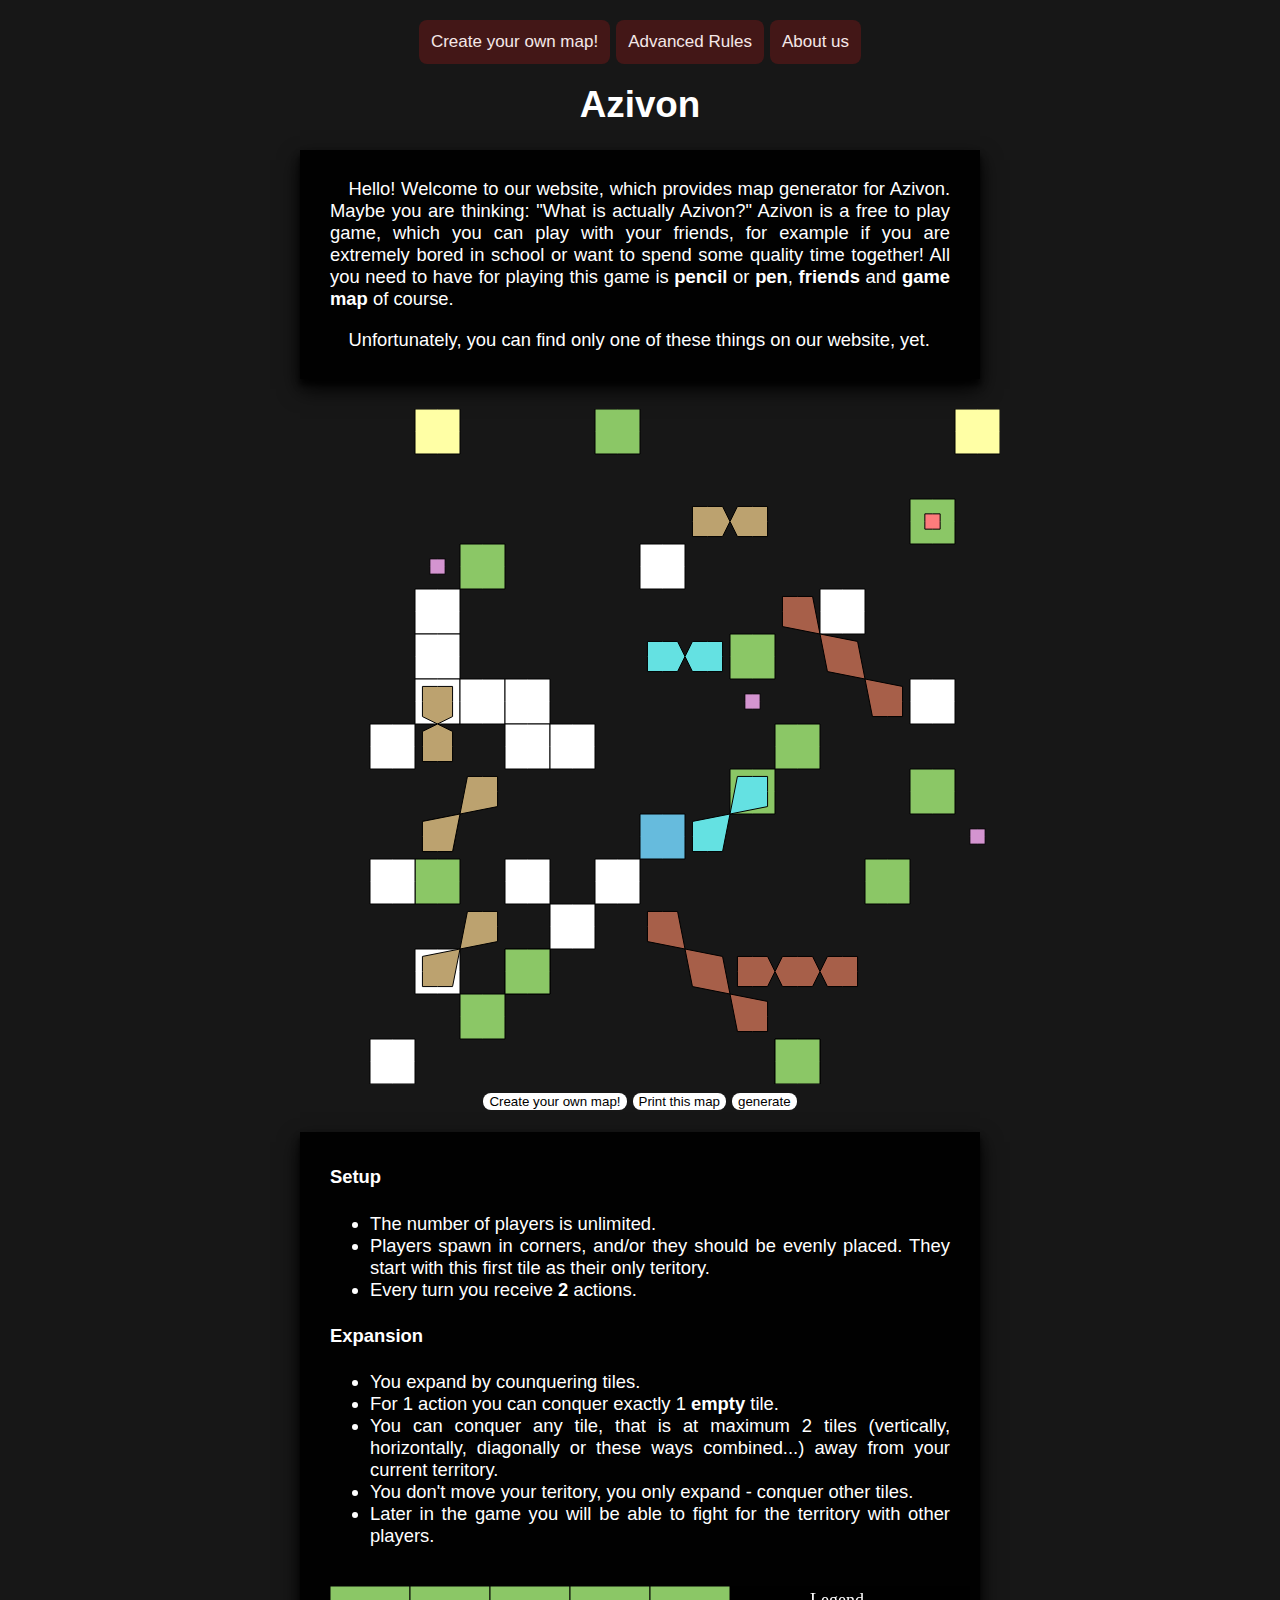
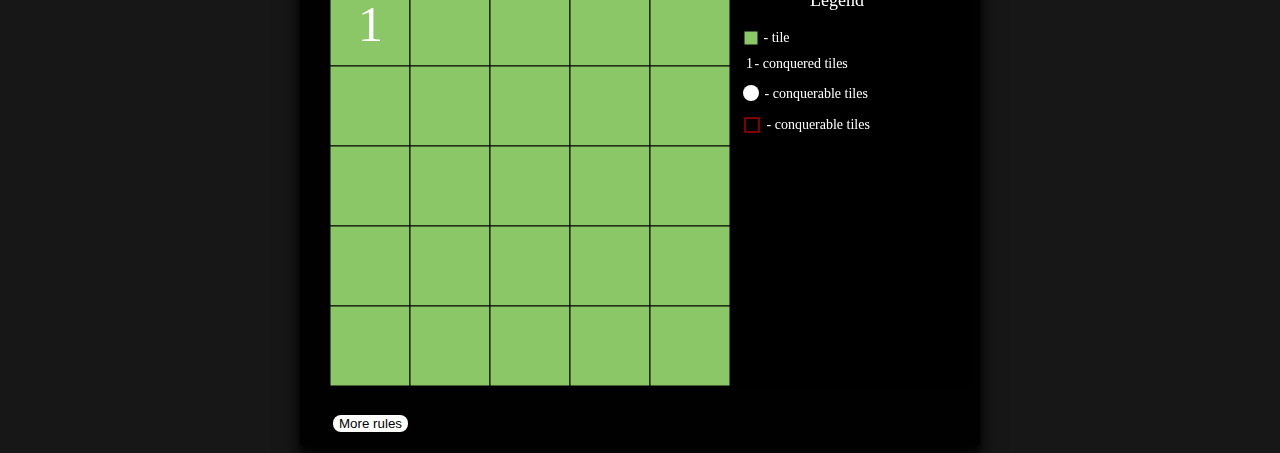
<file: index.html>
<!DOCTYPE html>
<html lang='en'>
<link rel="stylesheet" href="style.css">
<head>
  <meta charset='UTF-8'>
  <meta name='description' content='On this website you will find an awesome game that you can play with friends offline! The name of this game is Azivon. This website serves as a guidance on how to play the game and also you can find here a generator for the map that you will require to play the game.'>
  <meta name='author' content='Matus, Matej, Peter, Laura'>
  <meta name='keywords' content='Azivon, offline, game, website'>
  <meta name='viewport' content='width = device-width, initial-scale=1.0'>
  <title>Azivon</title>
</head>
<body>

<header>
  <div class="main-menu">
    <a href='html/generator.html'><input id='generator-button' type="button" value='Create your own map!'/></a><a href="html/rules.html"><input id='rules-button' type="button" value='Advanced Rules'/></a><a href='html/about.html'><input id='about-button' type="button" value='About us' /></a>
  </div>

  <h1 id='Azivon'>Azivon</h1>
</header>

<main>
 <div class ="kecy">
  <article>
   <p>
        &emsp;Hello! Welcome to our website, which provides map generator for Azivon. Maybe you are thinking: "What is actually Azivon?" Azivon is a free to play game, which you can play
    with your friends, for example if you are extremely bored in school or want to spend some quality time together! All you need to have for playing this game is <b>pencil</b> or<b> pen</b>, <b>friends</b> and <b>game map</b> of course.
   </p>
   <p>
        &emsp;Unfortunately, you can find only one of these things on our website, yet.
   </p>
   </article>
 </div>

  <div class="generator" id="canvasMain"><canvas id="mapCanvas"></canvas></div>

  <div class='tlacitka_generator'>
    <a href='html/generator.html'><input type="button" value='Create your own map!'/></a><input type="button" value="Print this map" onclick="printMap()"/><input type="button" onclick="generateMapIndexHtml()" value="generate"/>
  </div>

 </div></p>

 <div class="kecy">

  <h4 id="setup">Setup</h4>
   <ul>
    <li>The number of players is unlimited.</li>
    <li>Players spawn in corners, and/or they should be evenly placed. They start with this first tile as their only teritory.</li>
    <li>Every turn you receive <b>2</b> actions.</li>
  </ul>

  <h4 id = "expansion">Expansion</h4>
  <ul>
   <li>You expand by counquering tiles.</li>
   <li>For 1 action you can conquer exactly 1 <b>empty</b> tile.</li>
   <li>You can conquer any tile, that is at maximum 2 tiles (vertically, horizontally, diagonally or these ways combined...) away from your current territory.</li>
   <li>You don't move your teritory, you only expand - conquer other tiles.</li>
   <li>Later in the game you will be able to fight for the territory with other players.</li>
  </ul>

  <div><canvas id="Expansion1" style="margin-bottom: 20px; margin-top: 20px;"></canvas></div>
  <a href='html/rules.html'><input type='button' value='More rules'></a>

  </div>
  <script src='js/draw.js'></script>
  <script src='js/map.js'></script>
  <script src='js/animacie.js'></script>
  <script>
    const d = createDefaultDeck()
    m = generateMap(d, d.columns, d.rows)

    function generateMapIndexHtml(){
      for (const l in d.loot) d.loot[l] = []
      for (const c in d.count) d.count[c] = 0
      m = generateMap(d, 15, 15)
    }
  </script>

</main>
</body>
</html>
</file>
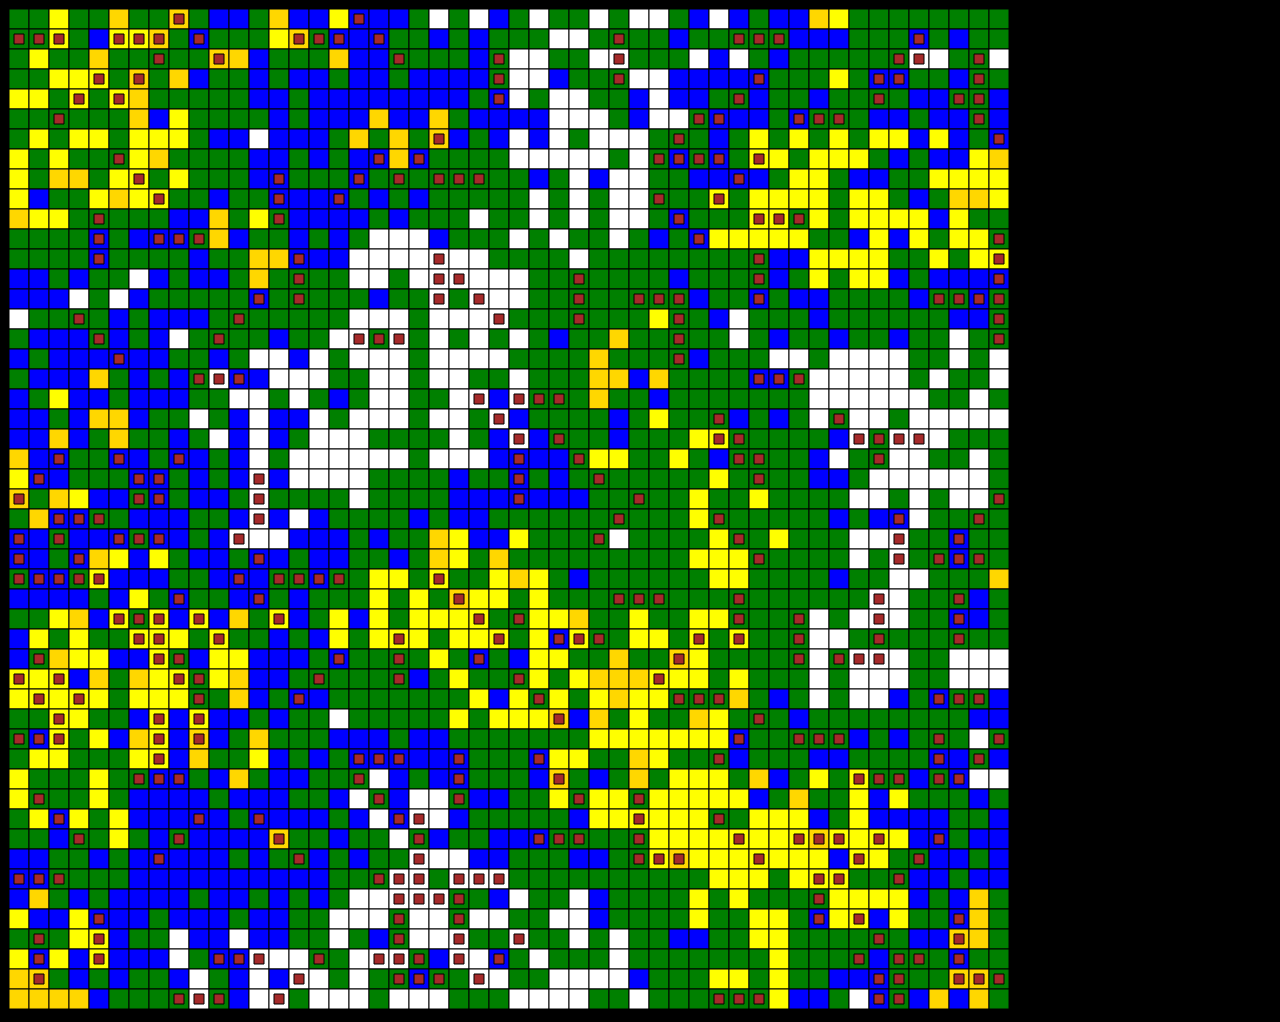
<file: azivon/index.html>
<!DOCTYPE html>
<html lang='sk'>
<head>
<meta charset='UTF-8' />
<style>body {background-color: black}</style>
</head>
<body>
<div id="canvasMain"><canvas id="myCanvas" style="width:500px;height:500px;border:1px solid black"></canvas></div>
<script src='map.js'></script>
</body>
</html>
</file>
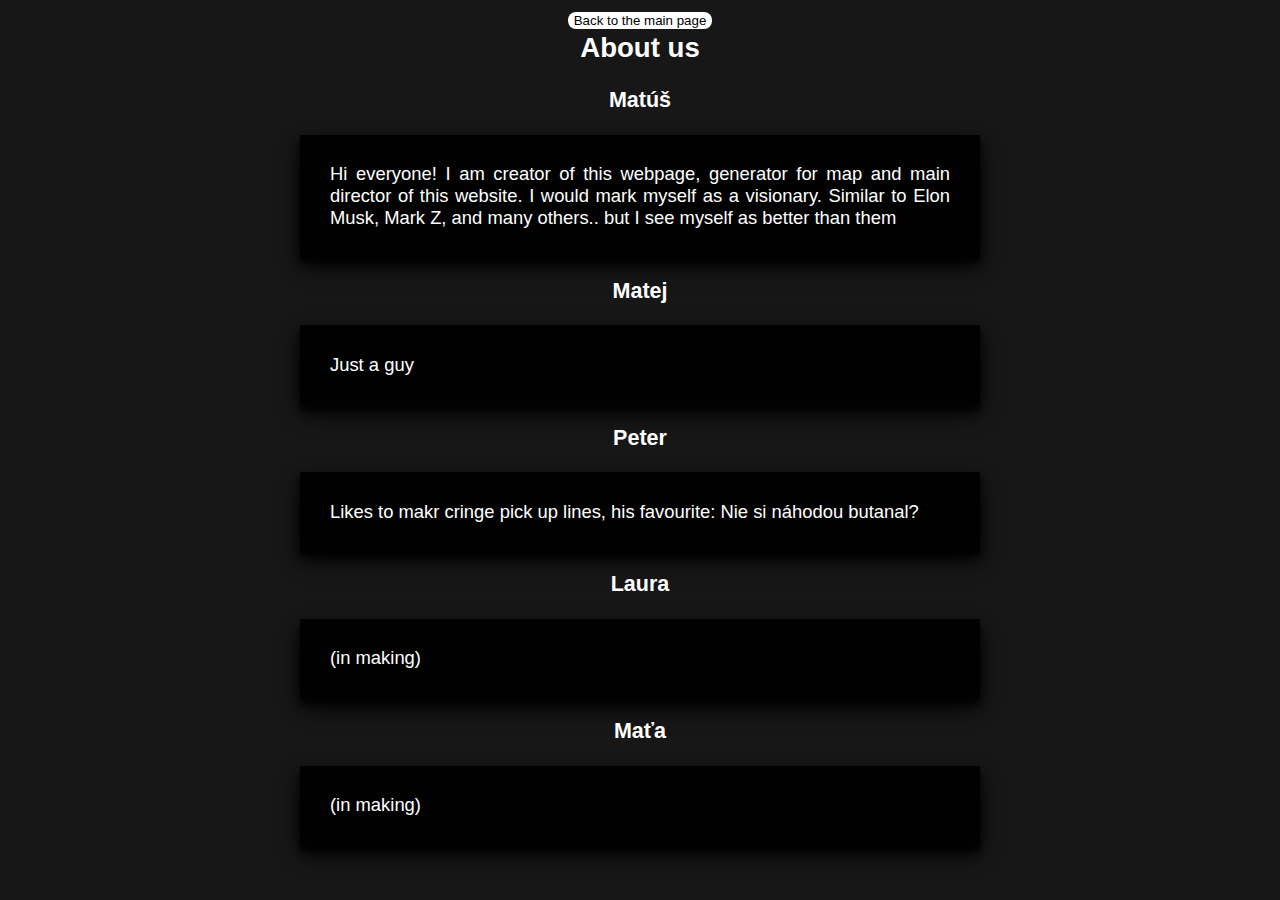
<file: about_us.html>
<!DOCTYPE html>
<html lang='en'>
<link rel="stylesheet" href="style.css">
<head>
 <meta charset='UTF-8'>
 <meta name='viewport' content='width = device-width, initial-scale=1.0'>
 <title>About us</title>
</head>
<body>
 <a href='index.html'><input id='button_mainpage' type='button' value='Back to the main page'></a>
 <h2>About us</h2>

 <h3>Matúš</h3>
 <div class='kecy'><p>Hi everyone! I am creator of this webpage, generator for map and main director of this website. I would mark myself as a visionary. Similar to Elon Musk, Mark Z, and many others.. but I see myself as better than them</p></div>

 <h3>Matej</h3>
 <div class='kecy'><p>Just a guy</p></div>
 
 <h3>Peter</h3>
 <div class='kecy'><p>Likes to makr cringe pick up lines, his favourite: Nie si náhodou butanal? </p></div>
 
 <h3>Laura</h3>
 <div class='kecy'><p>(in making)</p></div>
 
 <h3>Maťa</h3>
 <div class='kecy'><p>(in making)</p></div>
</body>
</file>
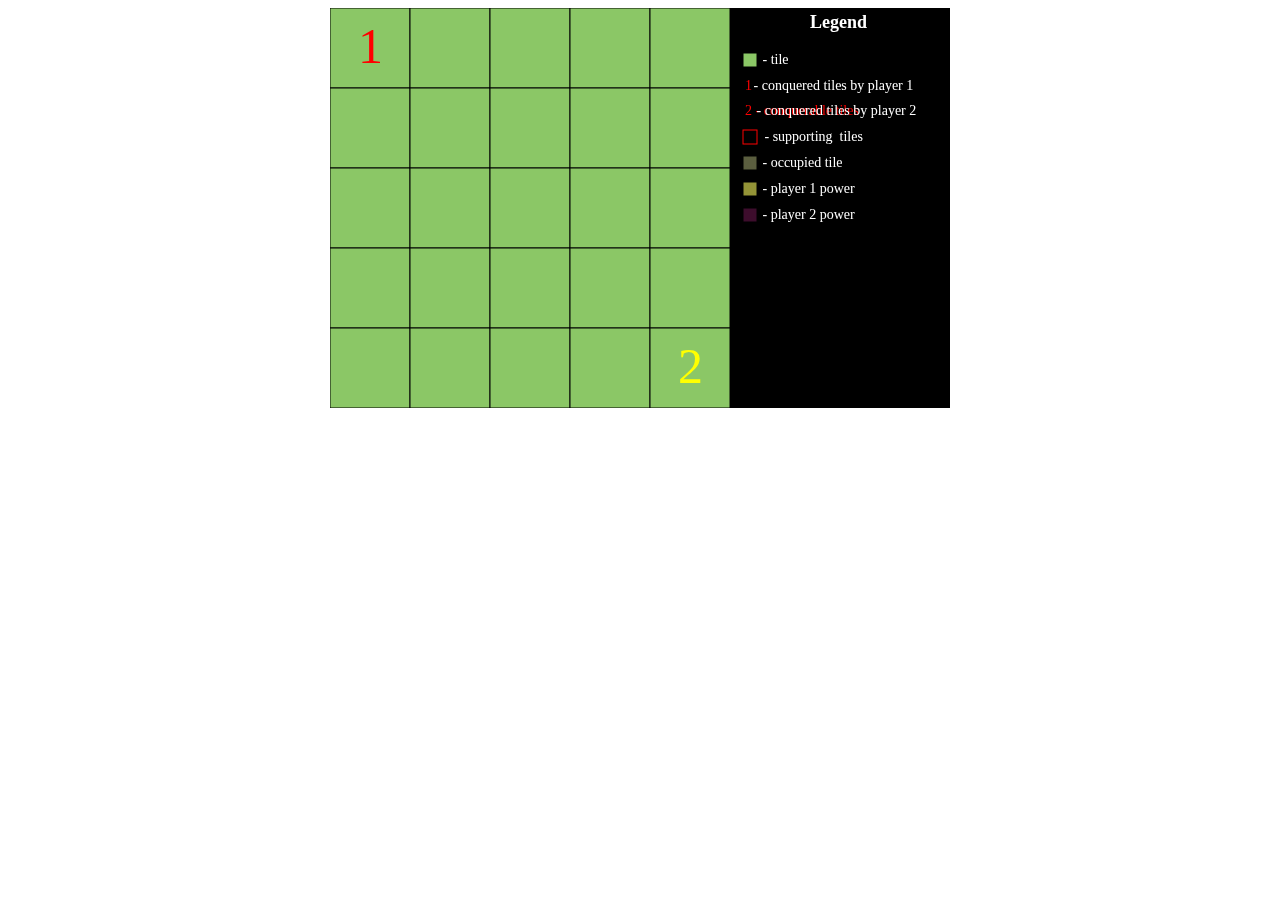
<file: animácia2.html>
<!DOCTYPE html>
<html>
<html lang='en'>
 <head>
  <title>Animácia 2</title>
   <style>
    .platno {
             margin: auto;
             width: 620px;
             height: 400px;
            }
   </style>
 </head>
 <body>
  <div class="platno"><canvas id="animacia2"></canvas></div>
   <script>   
    function animácia2() {
        let c = document.getElementById("animacia2"); // First of all, you must find the <canvas> element. This is done by using the HTML DOM method getElementById().
        let ctx = c.getContext("2d"); //Secondly, you need a drawing object for the canvas. The getContext() is a built-in HTML object, with properties and methods for drawing.
        c.height = 400;
        c.width = 620;
        c.style.height = "400px";
        c.style.width = "620px";
    
        savedData = new Image();
        const dimension = 80;

        // zadefinovanie funkcií
        function kruh(xArg = 0, yArg = 0, r = 0) {
        //Draw a circle
        ctx.beginPath();
        ctx.arc(xArg, yArg, r, 0, 2 * Math.PI);
        ctx.fill();
        }
        function stvorec(xArg = 0, yArg = 0, x = 0, y = 0) {
        //Draw a rectangle
        ctx.beginPath();
        ctx.strokeRect(xArg, yArg, x, y);
        }
    

     // Legenda
     let xl = 480;
     let yl = 20;
     ctx.fillRect(400, 0, 220, 400);
     ctx.font = " bold 18px Calibri";
     ctx.fillStyle = "white";
     ctx.fillText("Legend", xl,yl);
     ctx.fillStyle = "#8BC766";
     ctx.strokeStyle = "black";
     
     xl = 413;
     yl = 45;
     let b = 14;

     ctx.fillRect(xl, yl, b, b);
     stvorec(xl, yl, b, b)
     ctx.fillStyle = "white";
     ctx.font = "14px Calibri";
     ctx.fillText(" - tile", xl += 16, yl += 11);

     ctx.fillStyle = "red";
     ctx.fillText("1", xl -= 14, yl += 26);
     ctx.fillStyle = "white";
     ctx.fillText(" - conquered tiles by player 1", xl += 5, yl);

     ctx.fillStyle = "red";
     ctx.fillText("2 - conquerable tiles", xl -= 5, yl += 25);
     ctx.fillStyle = "white";
     ctx.fillText(" - conquered tiles by player 2", xl+= 8, yl);

     ctx.strokeStyle = "red";
     stvorec(xl -= 10, yl += 15, b, b);
     ctx.fillText(" - supporting  tiles", xl += 18, yl += 11);

     ctx.strokeStyle = "black";
     ctx.fillStyle = "#5b5e3f";
     ctx.fillRect(xl -= 18, yl += 15, b, b);
     stvorec(xl, yl, b, b);
     ctx.fillStyle = "white";
     ctx.fillText(" - occupied tile", xl+= 16, yl += 11);

     ctx.fillStyle = "#949437";
     ctx.fillRect(xl -= 16, yl += 15, b, b);
     stvorec(xl, yl, b, b);
     ctx.fillStyle = "white";
     ctx.fillText(" - player 1 power ", xl+= 16, yl += 11);

     ctx.fillStyle = "#3d0d2c";
     ctx.fillRect(xl -= 16, yl += 15, b, b);
     stvorec(xl, yl, b, b);
     ctx.fillStyle = "white";
     ctx.fillText(" - player 2 power ", xl+= 16, yl += 11);
     

    // Nakreslenie pozadia
    ctx.fillStyle = "#8BC766";
    ctx.strokeStyle = "black";
    for (let x = 0; x < 400; x = x + dimension) {
        for (let y = 0; y < 400; y = y + dimension) {
            ctx.fillRect(x, y, dimension, dimension);
            ctx.strokeRect(x,y,dimension,dimension);
        }
    }

    // setup
    ctx.strokeStyle = "red";
    ctx.fillStyle = "red";
    let cas = 0;
    ctx.font = "50px Calibri";
    let x = 28;
    let y = 55;
    ctx.fillText("1", x, y);
    ctx.fillStyle = "yellow";
    ctx.fillText("2", x += 4 * dimension, y += 4 * dimension);

    // 1. tah hraca 1 - 1. akcia
    setTimeout(function() {
        ctx.fillStyle = "red";
        ctx.fillText("1", x -= 2 * dimension, y -= 2 * dimension);
    }, cas += 1000);

    // 1. tah hraca 1 - 2. akcia
    setTimeout(function() {
        ctx.fillStyle = "red";
        ctx.fillText("1", x + dimension, y += dimension);
    }, cas += 1000);

    // 1. tah hraca 2 - 1. akcia
    setTimeout(function() {
        ctx.fillStyle = "yellow";
        ctx.fillText("2", x += dimension, y -= dimension);
    }, cas += 1000);

    // 2. tah hraca 2
    setTimeout(function() {
        ctx.fillStyle = "yellow";
        ctx.fillText("2", x -= 2 * dimension, y -= dimension);
    }, cas += 1000);

    // 3. tah hraca 1
    setTimeout(function() {
        ctx.fillStyle = "red";
        ctx.fillText("1", x, y += dimension);
    }, cas += 1000);

    // 3. tah hraca 2
    setTimeout(function() {
        ctx.fillStyle = "yellow";
        ctx.fillText("2", x += dimension, y -= dimension);
    }, cas += 1000);

    // tabulka score
    setTimeout(function() { ctx.font = "20px Calibri";
    ctx.fillStyle = "red";
    ctx.fillText("Player 1", xl, yl += 50);
    ctx.fillStyle = "yellow";
    ctx.fillText("Player 2", xl += 100, yl);
    ctx.fillStyle = "white";
    ctx.fillText(":", xl -= 20, yl += 30)
    ctx.font = "50px Calibri";
    }, cas += 1000);

    // zvýraznenie okupovaného políčka
    setTimeout(function() {
        ctx.strokeStyle = "black";
        ctx.fillStyle = "#5b5e3f";
        ctx.fillRect(dimension, dimension, dimension, dimension);
        stvorec(dimension, dimension, dimension, dimension);
        ctx.fillStyle = "yellow";
        ctx.fillText("2", x -= dimension, y);
        // priratanie sily hraca 2
        ctx.font = "20px Calibri";
        ctx.fillText("1", xl += 45, yl);
        ctx.font = "50px Calibri";
    }, cas += 1000);

    //animácia stvorca ohraničujuceho podporurujúce políčka
    setTimeout(function() {
        ctx.lineWidth = 5;
        ctx.strokeStyle = "red";
        stvorec(0, 0, 240, 240);
        ctx.lineWidth = 1}, cas += 1000);

    // zvýraznenie sily hraca 2
    
    setTimeout(function() {
        ctx.strokeStyle = "black";
        ctx.fillStyle = "#3d0d2c";
        ctx.fillRect( 2 * dimension, dimension, dimension, dimension);
        stvorec(2 * dimension, dimension, dimension, dimension);
        ctx.fillStyle = "yellow";
        ctx.fillText("2", x += dimension, y);
        //priratanie sily hraca 2
        ctx.fillStyle = "black";
        ctx.fillRect(xl, yl -= 20, 20, 20);
        yl += 20;
        ctx.font = "20px Calibri";
        ctx.fillStyle = "yellow";
        ctx.fillText("2", xl, yl);
        ctx.font = "50px Calibri";
    }, cas += 1000);

    // zvýraznenie sily hraca 1
    let x1 = 28;
    let score1 = 1;
    setTimeout(function() {
        ctx.strokeStyle = "black";
        ctx.fillStyle = "#949437";
        ctx.fillRect(0, 0, dimension, dimension);
        stvorec(0, 0, dimension, dimension);
        ctx.fillStyle = "red";
        ctx.fillText("1", x -= 2 * dimension, y -= dimension);
        // priratanie sily hraca 1
        ctx.font = "20px Calibri";
        ctx.fillText(score1, xl -= 100, yl);
        ctx.font = "50px Calibri";
    }, cas += 1000);
        for (let x = dimension; x <= 2 * dimension; x += dimension) {
        let y = 2 * dimension;
        let y1 = 2 * dimension + 55;
        setTimeout(function(){
            ctx.fillStyle = "#949437";
            score1 += 1;
            ctx.fillRect(x, y, dimension, dimension);
            stvorec(x, y, dimension, dimension);
            x1 += dimension;
            ctx.fillStyle = "red";
            ctx.fillText("1", x1, y1);
            // priratanie sily hraca 1
            ctx.fillStyle = "black";
            ctx.fillRect(xl, yl -= 20, 20, 20);
            yl += 20;
            ctx.font = "20px Calibri";
            ctx.fillStyle = "red";
            ctx.fillText(score1, xl, yl);
            ctx.font = "50px Calibri";
            
            
            }, cas += 1000);    
        }

    // obsadenie policka
    setTimeout(function(){
        ctx.fillStyle = "#8BC766";
        ctx.fillRect(dimension, dimension, dimension, dimension);
        ctx.strokeStyle = "black";
        ctx.strokeRect(dimension, dimension, dimension, dimension);
        ctx.fillStyle = "red";
        ctx.fillText("1", x += dimension, y += dimension)
    }, cas += 1000);

    /*savedData.src = c.toDataURL("image/png");
    ctx.drawImage(savedData,0,0);*/
    

    setTimeout(animácia2, cas += 1000);
    }
            animácia2();
            </script>
        </div>
    </body>
</html>
</file>
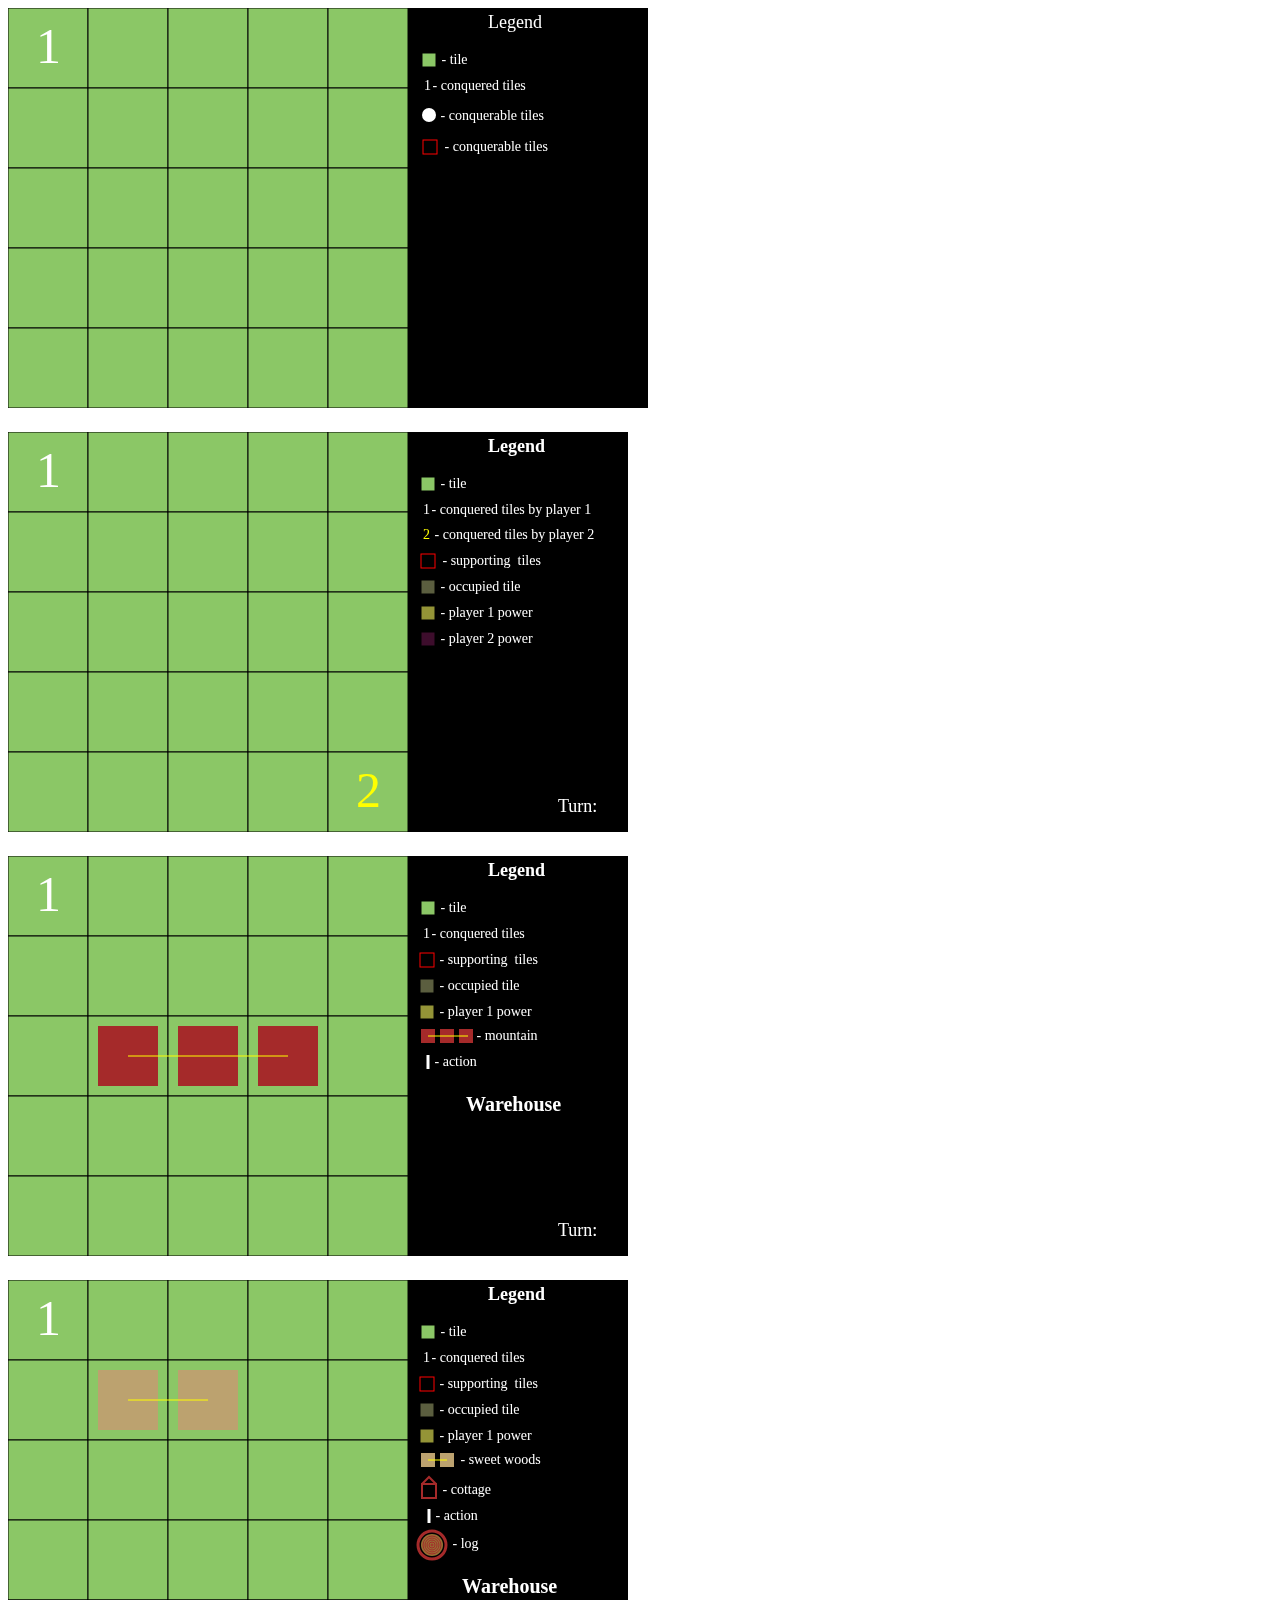
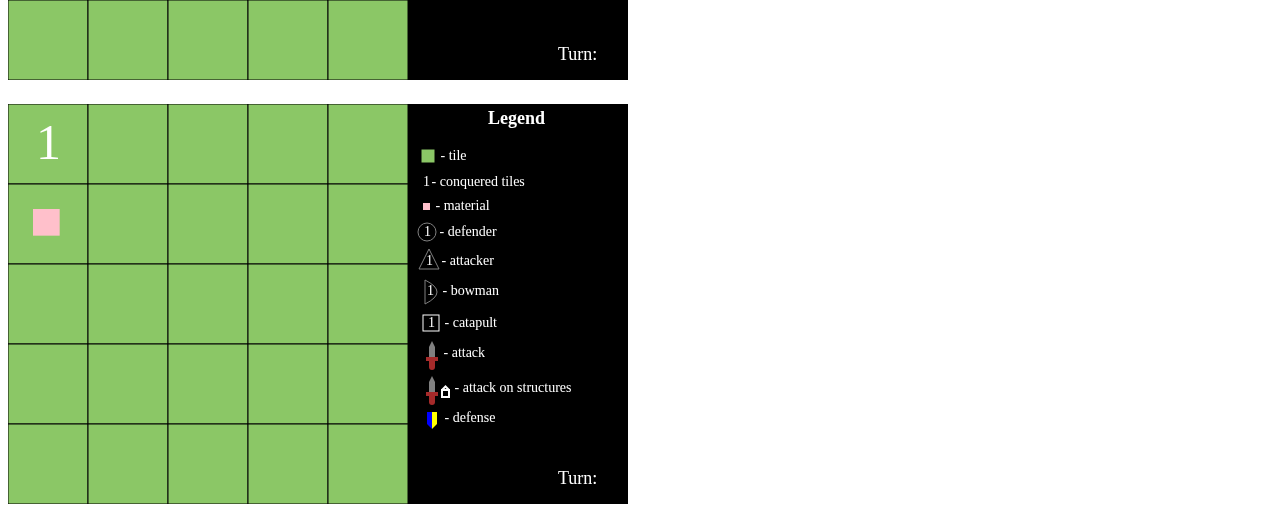
<file: animácie.html>
<!DOCTYPE html>
<html>
<html lang='en'>
 <head>
  <title>Animácie</title>
   <style>
    .platno {
             margin: auto;
             margin-bottom: 20px;
             width: 100%;
             height: 100%;

            }


   </style>
 </head>
 <body>
    <div class="platno"><canvas id="Expansion1"></canvas></div>
   <script> 

    let SpustenieAnimacie = false;

    function Expansion1() {
        let c1 = document.getElementById("Expansion1"); // First of all, you must find the <canvas> element. This is done by using the HTML DOM method getElementById().
        let ctx = c1.getContext("2d"); //Secondly, you need a drawing object for the canvas. The getContext() is a built-in HTML object, with properties and methods for drawing.
        const dimension = 80;
        c1.height = 5 * dimension;
        c1.width = 8 * dimension;
        c1.style.height = c1.height + "px";
        c1.style.width = c1.width + "px";
        
        savedData = new Image();

        // Snažil som sa zrelatizovať všetky súradnice prípadnu potrebu zmeny veľkosti const dimension 

        const r = 1/10 * dimension; // relatívny polomer kruhov vyznačujúcich kam sa môže hráč pohnúť
        const font = 5/8 * dimension; // relatívna veľkosť fontu
        const FontLN = 9/40 * dimension; // relatívna veľkosť fontu nadpisu legendy
        const FontL = 7/40 * dimension; // relatívna veľkosť fontu legendy

        // zadefinovanie funkcií
        function kruh(xArg = 0, yArg = 0, r = 0) {
            //Draw a circle
            ctx.beginPath();
            ctx.arc(xArg, yArg, r, 0, 2 * Math.PI);
            ctx.fill();
            }
        
        function setup() {
            // Legenda
            ctx.lineWidth = 1;
            let xl = 5 * dimension + 80;
            let yl = 1/4 * dimension;
            ctx.fillStyle = "black";
            ctx.fillRect(5 * dimension, 0, 3 * dimension, 5 * dimension);
            ctx.font = FontLN + "px Calibri";
            ctx.fillStyle = "white";
            ctx.fillText("Legend", xl,yl);
            ctx.fillStyle = "#8BC766";
            ctx.strokeStyle = "black";
            xl = 5 * dimension + 7/40 * dimension;
            yl += 5/16 * dimension;
            let b = 7/40 * dimension;
            ctx.fillRect(xl, yl, b, b);
            ctx.strokeRect(xl, yl, b, b)
            ctx.fillStyle = "white";
            ctx.font = FontL + "px Calibri";
            ctx.fillText(" - tile", xl += 16, yl += 11);
            ctx.fillStyle = "white";
            ctx.fillText("1", xl -= 14, yl += 26);
            ctx.fillStyle = "white";
            ctx.fillText(" - conquered tiles", xl += 5, yl);
            ctx.fillStyle = "white";
            kruh(xl, yl += 25 , 7);
            ctx.fillStyle = "white";
            ctx.fillText(" - conquerable tiles", xl+= 8, yl += 5);
            ctx.strokeStyle = "red";
            xl -= 14;
            yl += 20;
            ctx.strokeRect(xl, yl, b, b);
            ctx.fillText(" - conquerable tiles", xl += 18, yl += 11);

            // Nakreslenie pozadia
            ctx.fillStyle = "#8BC766";
            ctx.strokeStyle = "black";
            for (let x = 0; x < 5 * dimension; x += dimension) {
                for (let y = 0; y < 5 * dimension; y += dimension) {
                    ctx.fillRect(x, y, dimension, dimension);
                    ctx.strokeRect(x,y,dimension,dimension);
                }
            }

            // setup - animácia cisla vľavo hore a uloženie obrázka
            ctx.fillStyle = "white";
            ctx.font = font + "px Calibri"; 
            let x = 7 * dimension / 20; 
            let y = 11 * dimension / 16; 
            ctx.fillText("1", x, y);
            savedData.src = c1.toDataURL("image/png");
        }   
        
        function Expansion() {
            
            let x = 7 * dimension / 20; 
            let y = 11 * dimension / 16;
            let cas = 0;

            //animácia stvorca ohraničujuceho možnosti na pohyb
            setTimeout(function() {
                ctx.lineWidth = 5;
                ctx.strokeStyle = "red";
                ctx.strokeRect(3, 3, 3 * dimension - 3, 3 * dimension - 3);
            }, cas += 1000);
        
            //animácia možných pohybov 
            for (let x = dimension + dimension / 2; x <= 2 * dimension + dimension / 2; x += dimension) {
                let y = dimension / 2;
                setTimeout(function() {
                    ctx.fillStyle = "white";
                    kruh(x, y, r);
                }, cas += 500);
            }

            for (let y = dimension + dimension / 2; y <= 2 * dimension + dimension / 2; y += dimension) {
                for (let x = dimension / 2; x <= 2 * dimension + dimension / 2; x = x + dimension) {
                    setTimeout(function() {
                        ctx.fillStyle = "white";
                        kruh(x, y, r)
                    }, cas += 500);
                }
            } 

            // animácia cisla v strede
            setTimeout(function() {
                ctx.fillStyle = "#8BC766";
                kruh(2 * dimension + dimension / 2, 2 * dimension + dimension / 2, 10);
                ctx.fillStyle = "white";
                ctx.fillText("1", x += 2 * dimension, y += 2 * dimension)
            }, cas += 1000);

            setTimeout(function() {
                ctx.drawImage(savedData,0,0);
                for (let x = dimension + dimension / 2; x <= 2 * dimension + dimension / 2; x += dimension) {
                    let y = dimension / 2;
                    kruh(x, y, r);
                }
                for (let y = dimension + dimension / 2; y <= 2 * dimension + dimension / 2; y += dimension) {
                    for (let x = dimension / 2; x <= 2 * dimension + dimension / 2; x += dimension) {
                        ctx.fillStyle = "white";
                        kruh(x, y, r);
                    }
                }
                ctx.fillStyle = "#8BC766";
                kruh(2 * dimension + dimension / 2, 2 * dimension + dimension / 2, r);
                ctx.fillStyle = "white";
                ctx.fillText("1", x, y)
                }, cas += 1000);

            //animácia stvorca ohraničujuceho možnosti na pohyb
            setTimeout(function() {
                ctx.lineWidth = 5;
                ctx.strokeStyle = "red";
                ctx.strokeRect(3, 3, 5 * dimension - 6, 5 * dimension - 6);
            }, cas += 1000);
        
        
            //animácia možných pohybov
            for (let y = dimension / 2; y <= 2 * dimension + dimension / 2; y += dimension) {
                for (let x = 3 * dimension + dimension / 2; x <= 4 * dimension + dimension / 2; x += dimension) {
                    setTimeout(function() {
                        ctx.fillStyle = "white";
                        kruh(x, y, r);
                    }, cas += 500);
                }
            }
            //animácia možných pohybov
            for (let y = 3 * dimension + dimension / 2; y <= 4 * dimension + dimension / 2; y += dimension) {
                for (let x = dimension / 2; x <= 4 * dimension + dimension / 2; x += dimension) {
                    setTimeout(function() {
                        ctx.fillStyle = "white";
                        kruh(x, y, r);
                    }, cas += 500);
                }
            }
        
            // animácia kruhu vpravo dole
            setTimeout(function() {
                ctx.fillStyle = "#8BC766";
                kruh(4 * dimension + dimension / 2, 4 * dimension + dimension / 2, r);
                ctx.fillStyle = "white";
                ctx.fillText("1", x += 2 * dimension, y += 2 * dimension)
            }, cas += 500);

            //nacitanie obrazka pre setup
            setTimeout(function(){
                setup();
                SpustenieAnimacie = false;
            }, cas += 2000);
        }       

        setup();

        window.onscroll = function() {myFunction()};
        function myFunction() {
            const elementInView = (c1, dividend = 1) => {
                const elementTop = c1.getBoundingClientRect().top;
                return (
                    elementTop <=
                    (window.innerHeight || document.documentElement.clientHeight) / dividend
                    );
                };
            if (elementInView(c1, 1.7)  && !SpustenieAnimacie /* -> SpustenieAnimacie == false */) {
                Expansion();
                SpustenieAnimacie = true;
            }
        }
    }
    Expansion1();
    </script>
    
  <div class="platno"><canvas id="Conquering1"></canvas></div>
   <script>   
    function Conquering1() {
        let c = document.getElementById("Conquering1"); // First of all, you must find the <canvas> element. This is done by using the HTML DOM method getElementById().
        let ctx = c.getContext("2d"); //Secondly, you need a drawing object for the canvas. The getContext() is a built-in HTML object, with properties and methods for drawing.
        c.height = 400;
        c.width = 620;
        c.style.height = "400px";
        c.style.width = "620px";
    
        obrazok1 = new Image();
        const dimension = 80;

        // zadefinovanie funkcií
        function kruh(xArg = 0, yArg = 0, r = 0) {
        //Draw a circle
        ctx.beginPath();
        ctx.arc(xArg, yArg, r, 0, 2 * Math.PI);
        ctx.fill();
        }
        function stvorec(xArg = 0, yArg = 0, x = 0, y = 0) {
        //Draw a rectangle
        ctx.beginPath();
        ctx.strokeRect(xArg, yArg, x, y);
        }
    

     // Legenda
     let xl = 5 * dimension + 80;
     let yl = 20;
     ctx.fillRect(5 * dimension, 0, 220, 5 * dimension);
     ctx.font = " bold 18px Calibri";
     ctx.fillStyle = "white";
     ctx.fillText("Legend", xl,yl);
     ctx.font = "18px Calibri";
     ctx.fillText("Turn:", xl += 70, yl += 360);
     
     xl = 5 * dimension + 13;
     yl = 45;
     let b = 14;

     ctx.fillStyle = "#8BC766";
     ctx.strokeStyle = "black";
     ctx.fillRect(xl, yl, b, b);
     stvorec(xl, yl, b, b)
     ctx.fillStyle = "white";
     ctx.font = "14px Calibri";
     ctx.fillText(" - tile", xl += 16, yl += 11);

     ctx.fillStyle = "white";
     ctx.fillText("1", xl -= 14, yl += 26);
     ctx.fillStyle = "white";
     ctx.fillText(" - conquered tiles by player 1", xl += 5, yl);

     ctx.fillStyle = "yellow";
     ctx.fillText("2", xl -= 5, yl += 25);
     ctx.fillStyle = "white";
     ctx.fillText(" - conquered tiles by player 2", xl+= 8, yl);

     ctx.strokeStyle = "red";
     stvorec(xl -= 10, yl += 15, b, b);
     ctx.fillText(" - supporting  tiles", xl += 18, yl += 11);

     ctx.strokeStyle = "black";
     ctx.fillStyle = "#5b5e3f";
     ctx.fillRect(xl -= 18, yl += 15, b, b);
     stvorec(xl, yl, b, b);
     ctx.fillStyle = "white";
     ctx.fillText(" - occupied tile", xl+= 16, yl += 11);

     ctx.fillStyle = "#949437";
     ctx.fillRect(xl -= 16, yl += 15, b, b);
     stvorec(xl, yl, b, b);
     ctx.fillStyle = "white";
     ctx.fillText(" - player 1 power ", xl+= 16, yl += 11);

     ctx.fillStyle = "#3d0d2c";
     ctx.fillRect(xl -= 16, yl += 15, b, b);
     stvorec(xl, yl, b, b);
     ctx.fillStyle = "white";
     ctx.fillText(" - player 2 power ", xl+= 16, yl += 11);
     

    // Nakreslenie pozadia
    ctx.fillStyle = "#8BC766";
    ctx.strokeStyle = "black";
    for (let x = 0; x < 5 * dimension; x = x + dimension) {
        for (let y = 0; y < 5 * dimension; y = y + dimension) {
            ctx.fillRect(x, y, dimension, dimension);
            ctx.strokeRect(x,y,dimension,dimension);
        }
    }

    // setup
    ctx.strokeStyle = "red";
    ctx.fillStyle = "white";
    let cas = 0;
    ctx.font = "50px Calibri";
    let x = 7 * dimension / 20; 
    let y = 11 * dimension / 16;
    ctx.fillText("1", x, y);
    ctx.fillStyle = "yellow";
    ctx.fillText("2", x += 4 * dimension, y += 4 * dimension);

    // 1. tah hraca 1 - 1. akcia
    setTimeout(function() {
        ctx.fillStyle = "white";
        ctx.fillText("1", x -= 2 * dimension, y -= 2 * dimension);
        ctx.fillStyle = "white";
        ctx.font = "18px Calibri";
        ctx.fillText("1", xl += 170, yl += 169);
    }, cas += 1000);

    // 1. tah hraca 1 - 2. akcia
    setTimeout(function() {
        ctx.font = "50px Calibri";
        ctx.fillStyle = "white";
        ctx.fillText("1", x + dimension, y += dimension);
    }, cas += 1000);

    // 1. tah hraca 2 - 1. akcia
    setTimeout(function() {
        ctx.fillStyle = "yellow";
        ctx.fillText("2", x += dimension, y -= dimension);
    }, cas += 1000);

    // 1. tah hraca 2 - 2. akcia
    setTimeout(function() {
        ctx.fillStyle = "yellow";
        ctx.fillText("2", x -= 2 * dimension, y -= dimension);
    }, cas += 1000);

    // 2. tah hraca 1 - 1. akcia
    setTimeout(function() {
        ctx.fillStyle = "white";
        ctx.fillText("1", x, y += dimension);
        ctx.fillStyle = "black";
        ctx.fillRect(xl, yl -= 20, 20, 20);
        ctx.fillStyle = "white";
        ctx.font = "18px Calibri";
        ctx.fillText("2", xl, yl += 20);
    }, cas += 1000);

    // 2. tah hraca 1 - 2. akcia
    setTimeout(function() {
        ctx.font = "50px Calibri";
        ctx.fillStyle = "white";
        ctx.fillText("1", x += dimension, y += dimension);
    }, cas += 1000);

    // 2. tah hraca 2 - 1. akcia
    setTimeout(function() {
        ctx.fillStyle = "yellow";
        ctx.fillText("2", x, y -= 2 * dimension);
    }, cas += 1000);

    // 2. tah hraca 2 - 2. akcia
    setTimeout(function() {
        ctx.fillStyle = "yellow";
        ctx.fillText("2", x -= dimension, y += 2 * dimension);
        obrazok1.src = c.toDataURL("image/png");
    }, cas += 1000);

    // tabulka score
    setTimeout(function() { 
        ctx.font = "20px Calibri";
        ctx.fillStyle = "white";
        ctx.fillText("Player 1", xl -= 170, yl -= 120);
        ctx.fillStyle = "yellow";
        ctx.fillText("Player 2", xl += 100, yl);
        ctx.fillStyle = "white";
        ctx.fillText(":", xl -= 20, yl += 30)
        ctx.font = "50px Calibri";
    }, cas += 1000);

    // zvýraznenie okupovaného políčka
    setTimeout(function() {
        ctx.strokeStyle = "black";
        ctx.fillStyle = "#5b5e3f";
        ctx.fillRect(dimension, dimension, dimension, dimension);
        stvorec(dimension, dimension, dimension, dimension);
        ctx.fillStyle = "yellow";
        ctx.fillText("2", x, y -= 2 * dimension);
        // priratanie sily hraca 2
        ctx.font = "20px Calibri";
        ctx.fillText("1", xl += 45, yl);
        ctx.font = "50px Calibri";
    }, cas += 1000);

    //animácia stvorca ohraničujuceho podporurujúce políčka
    setTimeout(function() {
        ctx.lineWidth = "5";
        ctx.strokeStyle = "red";
        stvorec(0, 0, 3 * dimension, 3 * dimension);
        ctx.lineWidth = "1";
        }, cas += 1000);

    // zvýraznenie sily hraca 2
    
    setTimeout(function() {
        ctx.strokeStyle = "black";
        ctx.fillStyle = "#3d0d2c";
        ctx.fillRect( 2 * dimension, dimension, dimension, dimension);
        stvorec(2 * dimension, dimension, dimension, dimension);
        ctx.fillStyle = "yellow";
        ctx.fillText("2", x += dimension, y);
        //priratanie sily hraca 2
        ctx.fillStyle = "black";
        ctx.fillRect(xl, yl -= 20, 20, 20);
        yl += 20;
        ctx.font = "20px Calibri";
        ctx.fillStyle = "yellow";
        ctx.fillText("2", xl, yl);
        ctx.font = "50px Calibri";
    }, cas += 1000);

    // zvýraznenie sily hraca 1
    let x1 = 28;
    let score1 = 1;
    setTimeout(function() {
        ctx.strokeStyle = "black";
        ctx.fillStyle = "#949437";
        ctx.fillRect(0, 0, dimension, dimension);
        stvorec(0, 0, dimension, dimension);
        ctx.fillStyle = "white";
        ctx.fillText("1", x -= 2 * dimension, y -= dimension);
        // priratanie sily hraca 1
        ctx.font = "20px Calibri";
        ctx.fillText(score1, xl -= 100, yl);
        ctx.font = "50px Calibri";
    }, cas += 1000);
        for (let x = dimension; x <= 2 * dimension; x += dimension) {
        let y = 2 * dimension;
        let y1 = 2 * dimension + 55;
        setTimeout(function(){
            ctx.fillStyle = "#949437";
            score1 += 1;
            ctx.fillRect(x, y, dimension, dimension);
            stvorec(x, y, dimension, dimension);
            x1 += dimension;
            ctx.fillStyle = "white";
            ctx.fillText("1", x1, y1);
            // priratanie sily hraca 1
            ctx.fillStyle = "black";
            ctx.fillRect(xl, yl -= 20, 20, 20);
            yl += 20;
            ctx.font = "20px Calibri";
            ctx.fillStyle = "white";
            ctx.fillText(score1, xl, yl);
            ctx.font = "50px Calibri";
            }, cas += 1000);    
        }

    // obsadenie policka
    setTimeout(function(){
        ctx.fillStyle = "#8BC766";
        ctx.fillRect(dimension, dimension, dimension, dimension);
        ctx.strokeStyle = "black";
        ctx.strokeRect(dimension, dimension, dimension, dimension);
        ctx.fillStyle = "white";
        ctx.fillText("1", x += dimension, y += dimension);
        ctx.fillStyle = "black";
        ctx.fillRect(xl += 145, yl += 70, 20, 20);
        ctx.fillStyle = "white";
        ctx.font = "18px Calibri";
        ctx.fillText("3", xl, yl += 20);
    }, cas += 1000);

    setTimeout(function() {
        ctx.drawImage(obrazok1,0,0);
        ctx.font = "50px Calibri";
        ctx.fillStyle = "#8BC766";
        ctx.fillRect(dimension,  dimension, dimension, dimension);
        ctx.strokeStyle = "black";
        ctx.strokeRect(dimension, dimension, dimension, dimension);
        ctx.fillStyle = "white";
        ctx.fillText("1", x, y);
        ctx.fillStyle = "black";
        ctx.fillRect(xl, yl -= 20, 20, 20);
        ctx.fillStyle = "white";
        ctx.font = "18px Calibri";
        ctx.fillText("3", xl, yl += 20);
    }, cas += 1000);

    setTimeout(Conquering1, cas += 3000);
    }
    Conquering1();
   </script>
  </div>
  <div class="platno"><canvas id="Elements1"></canvas>
    <script>
        function Elements1() {
            let c = document.getElementById("Elements1"); // First of all, you must find the <canvas> element. This is done by using the HTML DOM method getElementById().
            let ctx = c.getContext("2d"); //Secondly, you need a drawing object for the canvas. The getContext() is a built-in HTML object, with properties and methods for drawing.
            c.height = 400;
            c.width = 620;
            c.style.height = "400px";
            c.style.width = "620px";
        
            obrazok = new Image();
            const dimension = 80;

            function stvorec(xArg = 0, yArg = 0, x = 0, y = 0) {
            //Draw a rectangle
            ctx.beginPath();
            ctx.strokeRect(xArg, yArg, x, y);
            }

            function horaNew(xArg = 0, yArg = 0) {
            // hora v potencialne novej grafike
                for (let a = xArg; a < xArg + 3; a += 1) {
                    let b = yArg;
                    ctx.fillStyle = "gray";
                    ctx.beginPath();
                    ctx.moveTo(a * dimension - 7/8 * dimension, b * dimension - dimension / 8);
                    ctx.lineTo(a * dimension - dimension / 8, b * dimension - dimension / 8);
                    ctx.lineTo(a * dimension -  5 * dimension / 16, b * dimension - 5 * dimension / 8);
                    ctx.lineTo(a * dimension - 11 * dimension / 16, b * dimension - 5 * dimension / 8);
                    ctx.fill();
                    ctx.fillStyle = "white";
                    ctx.beginPath();
                    ctx.moveTo(a * dimension - 11 * dimension / 16, b * dimension - 5 * dimension / 8);
                    ctx.lineTo(a * dimension - 5 * dimension / 16, b * dimension - 5 * dimension / 8);
                    ctx.lineTo(a * dimension - dimension / 2, b * dimension - 7/8 * dimension);
                    ctx.fill();
                    }
                }
            function horaOld(xArg = 0, yArg = 0) {
                for (let x = xArg; x <= xArg + 2; x += 1) {
                    let y = yArg;
                    ctx.fillStyle = "brown";
                    ctx.fillRect(x * dimension - 7/8 * dimension, y * dimension - 7/8 * dimension, dimension - 20, dimension - 20);
                }
                ctx.strokeStyle = "yellow";
                ctx.beginPath();
                ctx.moveTo(xArg * dimension - dimension / 2, yArg * dimension - dimension / 2);
                ctx.lineTo((xArg + 1) * dimension + dimension / 2, yArg * dimension - dimension / 2);
                ctx.stroke();
            }

            // Legenda
            let xl = 5 * dimension + 80; // xova suradnica pre legendu
            let yl = 20; //yova suradnica pre legendu
            let xt = xl + 70; // xova suradnica pre tahy
            let yt = yl + 360; // yova suradnica pre tahy

            ctx.fillRect(5 * dimension, 0, 220, 5 * dimension);
            ctx.font = " bold 18px Calibri";
            ctx.fillStyle = "white";
            ctx.fillText("Legend", xl,yl);
            ctx.font = "18px Calibri";
            ctx.fillText("Turn:", xt, yt);

            xl = 5 * dimension + 13;
            yl = 45;
            let b = 14;
            
            ctx.fillStyle = "#8BC766";
            ctx.strokeStyle = "black";
            ctx.fillRect(xl, yl, b, b);
            stvorec(xl, yl, b, b)
            ctx.fillStyle = "white";
            ctx.font = "14px Calibri";
            ctx.fillText(" - tile", xl += 16, yl += 11);

            ctx.fillStyle = "white";
            ctx.fillText("1", xl -= 14, yl += 26);
            ctx.fillStyle = "white";
            ctx.fillText(" - conquered tiles", xl += 5, yl);

            ctx.strokeStyle = "red";
            stvorec(xl -= 8, yl += 15, b, b);
            ctx.fillText(" - supporting  tiles", xl += 16, yl += 11);

            ctx.strokeStyle = "black";
            ctx.fillStyle = "#5b5e3f";
            ctx.fillRect(xl -= 16, yl += 15, b, b);
            stvorec(xl, yl, b, b);
            ctx.fillStyle = "white";
            ctx.fillText(" - occupied tile", xl+= 16, yl += 11);

            ctx.fillStyle = "#949437";
            ctx.fillRect(xl -= 16, yl += 15, b, b);
            stvorec(xl, yl, b, b);
            ctx.fillStyle = "white";
            ctx.fillText(" - player 1 power ", xl+= 16, yl += 11);

            // hora v legende
            yl += 13;
            for ( xl = 5 * dimension + 13; xl <= 5 * dimension + 4 * b + 5; xl += b + 5) {
                ctx.fillStyle = "brown";
                ctx.fillRect(xl, yl, b , b);
                }
            xl = 5 * dimension + 13;
            ctx.strokeStyle = "yellow";
            ctx.beginPath();
            ctx.moveTo(xl + b / 2, yl + b / 2);
            ctx.lineTo(xl + 3 * b + 5, yl + b / 2);
            ctx.stroke();

            ctx.fillStyle = "white";
            ctx.fillText(" - mountain", xl += 3 * b + 10, yl += 11);

            ctx.strokeStyle = "white";
            ctx.lineWidth = "3";
            ctx.beginPath();
            ctx.moveTo(xl -= 3 * b + 3, yl += 15);
            ctx.lineTo(xl, yl += b);
            ctx.stroke();
            ctx.fillText(" - action", xl += 3, yl -= 3);

            // Warehouse
            ctx.fillStyle = "white";
            let xw = xl + 35; // xova suradnica pre warehouse
            let yw = yl + 45; // yova suradnica pre warehouse
            ctx.font = " bold 20px Calibri";
            ctx.fillText("Warehouse", xw, yw);
     
    // Nakreslenie pozadia
    ctx.fillStyle = "#8BC766";
    ctx.strokeStyle = "black";
    ctx.lineWidth = "1";
    for (let x = 0; x < 5 * dimension; x = x + dimension) {
        for (let y = 0; y < 5 * dimension; y = y + dimension) {
            ctx.fillRect(x, y, dimension, dimension);
            ctx.strokeRect(x,y,dimension,dimension);
        }
    }

    // setup
    let cas = 0;
    ctx.font = "50px Calibri";
    let x = 7 * dimension / 20;
    let y = 11 * dimension / 16;
    ctx.fillStyle = "white";
    ctx.fillText("1", x, y);

    // hora
    horaOld(2,3);

    // 1. tah hraca 1 - 1. akcia
    setTimeout(function() {
        ctx.fillStyle = "white";
        ctx.fillText("1", x, y += 2 * dimension);
        ctx.font = "18px Calibri";
        ctx.fillText("1", xt += 50, yt);
    }, cas += 1000);

    // 1. tah hraca 1 - 2. akcia
    setTimeout(function() {
        ctx.font = "50px Calibri";
        ctx.fillStyle = "white";
        ctx.fillText("1", x += dimension, y -= dimension);
    }, cas += 1000);

    // 2. tah hraca 1 - 1. akcia
    setTimeout(function() {
        ctx.font = "50px Calibri";
        ctx.fillStyle = "white";
        ctx.fillText("1", x += dimension, y);
        ctx.fillStyle = "black";
        ctx.fillRect(xt, yt -= 20, 20, 20);
        ctx.fillStyle = "white";
        ctx.font = "18px Calibri";
        ctx.fillText("2", xt, yt += 20);
    }, cas += 1000);

    setTimeout(function() {
    obrazok.src = c.toDataURL("image/png");
    }, cas += 1000);
    

    // 2. a 3. tah hraca 1 - uloženie akcii do warehouse
    let counter = 0;
    for (let w = 5 * dimension + 85; w < 5 * dimension + 115; w += 10) {
        setTimeout(function(){
            let u = yw + 10;
            w += 10;
            counter += 1;
            ctx.strokeStyle = "white";
            ctx.lineWidth = "3";
            ctx.beginPath();
            ctx.moveTo(w, u);
            ctx.lineTo(w, u += 20);
            ctx.stroke();
            u -= 20
            if (counter == 2) {
                ctx.fillStyle = "black";
                ctx.fillRect(xt, yt -= 20, 20, 20);
                ctx.fillStyle = "white";
                ctx.font = "18px Calibri";
                ctx.fillText("3", xt, yt += 20);
            }
        }, cas += 1000);
    }

    // zvýraznenie okupového políčka
    setTimeout(function() {
        ctx.strokeStyle = "black";
        ctx.fillStyle = "#5b5e3f";
        ctx.fillRect(dimension, 2 * dimension, dimension, dimension);
        ctx.lineWidth = "1";
        stvorec(dimension, 2 * dimension, dimension, dimension);
        ctx.fillStyle = "brown";
        ctx.fillRect(dimension + 10, 2 * dimension + 10, dimension - 20, dimension - 20);
        ctx.strokeStyle = "yellow";
        ctx.beginPath();
        ctx.moveTo(dimension + dimension / 2, 2 * dimension + dimension / 2);
        ctx.lineTo(2 * dimension, 2 * dimension + dimension / 2);
        ctx.stroke();
    }, cas += 1000);

    //animácia stvorca ohraničujuceho podporurujúce políčka
    setTimeout(function() {
        ctx.lineWidth = "5";
        ctx.strokeStyle = "red";
        stvorec(0, dimension, 3 * dimension, 3 * dimension);
        ctx.lineWidth = "1";
        }, cas += 1000);

    // tabulka score
    setTimeout(function() { 
        ctx.font = "20px Calibri";
        ctx.fillStyle = "white";
        ctx.fillText("Player 1:", xw += 10, yw += 50);
        ctx.font = "50px Calibri";
    }, cas += 1000);

    // zvýraznenie sily hraca 1
    let x1 = 7 * dimension / 20;
    let score1 = 1;
    setTimeout(function() {
        ctx.strokeStyle = "black";
        ctx.fillStyle = "#949437";
        ctx.fillRect(0, 2 * dimension, dimension, dimension);
        stvorec(0, 2 * dimension, dimension, dimension);
        ctx.fillStyle = "white";
        ctx.fillText("1", x1, y += dimension);
        // priratanie sily hraca 1
        ctx.font = "20px Calibri";
        ctx.fillText(score1, xw += 75, yw);
        ctx.font = "50px Calibri";
    }, cas += 1000);

    for (let x = dimension; x <= 2 * dimension; x += dimension) {
        let y = dimension;
        let y1 = dimension + 11 * dimension / 16;
        setTimeout(function(){
            ctx.fillStyle = "#949437";
            score1 += 1;
            ctx.fillRect(x, y, dimension, dimension);
            stvorec(x, y, dimension, dimension);
            x1 += dimension;
            ctx.fillStyle = "white";
            ctx.fillText("1", x1, y1);
            // priratanie sily hraca 1
            ctx.fillStyle = "black";
            ctx.fillRect(xw, yw -= 20, 20, 20);
            yw += 20;
            ctx.font = "20px Calibri";
            ctx.fillStyle = "white";
            ctx.fillText(score1, xw, yw);
            ctx.font = "50px Calibri";
            }, cas += 1000);    
        }
    
    // 4. tah hraca 1 - 1. akcia
    setTimeout(function() {
        ctx.fillText("1", x -= dimension, y);
        ctx.fillStyle = "black";
        ctx.fillRect(xt, yt -= 20, 20, 20);
        ctx.fillStyle = "white";
        ctx.font = "18px Calibri";
        ctx.fillText("4", xt, yt += 20);
    }, cas += 1000);

    setTimeout(function() {
        ctx.drawImage(obrazok,0,0);
        ctx.font = "50px Calibri";
        ctx.fillText("1", x, y);
        ctx.fillStyle = "black";
        ctx.fillRect(xt, yt -= 20, 20, 20);
        ctx.fillStyle = "white";
        ctx.font = "18px Calibri";
        ctx.fillText("4", xt, yt += 20);
        obrazok.src = c.toDataURL("image/png");
    }, cas += 1000);

    // 4. a 5. tah hraca 1 - uloženie akcii do warehouse
    setTimeout(function() {
    counter = 0;
    }, cas);
    for (let z = 5 * dimension + 85; z < 5 * dimension + 115; z += 10) {
        setTimeout(function(){
            z += 10;
            let u = yw - 40;
            counter += 1;
            ctx.strokeStyle = "white";
            ctx.lineWidth = "3";
            ctx.beginPath();
            ctx.moveTo(z, u);
            ctx.lineTo(z, u += 20);
            ctx.stroke();
            u -= 20
            if (counter == 2) {
                ctx.fillStyle = "black";
                ctx.fillRect(xt, yt -= 20, 20, 20);
                ctx.fillStyle = "white";
                ctx.font = "18px Calibri";
                ctx.fillText("5", xt, yt += 20);
            }
        }, cas += 1000);
    }

    // zvýraznenie okupového políčka
    setTimeout(function() {
        ctx.strokeStyle = "black";
        ctx.fillStyle = "#5b5e3f";
        ctx.fillRect( 2 * dimension, 2 * dimension, dimension, dimension);
        ctx.lineWidth = "1";
        stvorec( 2 * dimension, 2 * dimension, dimension, dimension);
        ctx.fillStyle = "brown";
        ctx.fillRect( 2 * dimension + 10, 2 * dimension + 10, dimension - 20, dimension - 20);
        ctx.strokeStyle = "yellow";
        ctx.beginPath();
        ctx.moveTo( 2 * dimension, 2 * dimension + dimension / 2);
        ctx.lineTo(3 * dimension, 2 * dimension + dimension / 2);
        ctx.stroke();
    }, cas += 1000);

    //animácia stvorca ohraničujuceho podporurujúce políčka
    setTimeout(function() {
        ctx.lineWidth = "5";
        ctx.strokeStyle = "red";
        stvorec(dimension, dimension, 3 * dimension, 3 * dimension);
        ctx.lineWidth = "1";
        }, cas += 1000);
    
    // tabulka score
    setTimeout(function() { 
        ctx.font = "20px Calibri";
        ctx.fillStyle = "white";
        ctx.fillText("Player 1:", xw -= 75, yw);
        ctx.font = "50px Calibri";
    }, cas += 1000);

    // zvýraznenie sily hraca 1
    setTimeout(function() {
        x1 = dimension + 7 * dimension / 20;
        score1 = 3;
        ctx.strokeStyle = "black";
        ctx.fillStyle = "#949437";
        ctx.fillRect(dimension, 2 * dimension, dimension, dimension);
        stvorec(dimension, 2 * dimension, dimension, dimension);
        ctx.fillStyle = "brown";
        ctx.fillRect(dimension + 10, 2 * dimension + 10, dimension - 20, dimension - 20);
        ctx.strokeStyle = "yellow";
        ctx.beginPath();
        ctx.moveTo(dimension + dimension / 2, 2 * dimension + dimension / 2);
        ctx.lineTo(2 * dimension, 2 * dimension + dimension / 2);
        ctx.stroke();
        ctx.strokeStyle = "black"
        ctx.fillStyle = "white";
        ctx.fillText("1", x1, y);
        // priratanie sily hraca 1
        ctx.font = "20px Calibri";
        ctx.fillText(score1, xw += 75, yw);
        ctx.font = "50px Calibri";
    }, cas += 1000);

    for (let x = dimension; x <= 2 * dimension; x += dimension) {
        let y = dimension;
        let y1 = dimension + 11 * dimension / 16;
        setTimeout(function(){
            ctx.fillStyle = "#949437";
            score1 += 1;
            ctx.fillRect(x, y, dimension, dimension);
            stvorec(x, y, dimension, dimension);
            ctx.fillStyle = "white";
            ctx.fillText("1", x1, y1);
            x1 += dimension;
            // priratanie sily hraca 1
            ctx.fillStyle = "black";
            ctx.fillRect(xw, yw -= 20, 20, 20);
            yw += 20;
            ctx.font = "20px Calibri";
            ctx.fillStyle = "white";
            ctx.fillText(score1, xw, yw);
            ctx.font = "50px Calibri";
            }, cas += 1000);    
        }

    // 6. tah hraca 1 - 1. akcia
    setTimeout(function() {
        ctx.fillText("1", x += dimension, y);
        ctx.fillStyle = "black";
        ctx.fillRect(xt, yt -= 20, 20, 20);
        ctx.fillStyle = "white";
        ctx.font = "18px Calibri";
        ctx.fillText("6", xt, yt += 20);
    }, cas += 1000);

    setTimeout(function() {
        ctx.drawImage(obrazok,0,0);
        ctx.font = "50px Calibri";
        ctx.fillText("1", x, y);
        ctx.fillStyle = "black";
        ctx.fillRect(xt, yt -= 20, 20, 20);
        ctx.fillStyle = "white";
        ctx.font = "18px Calibri";
        ctx.fillText("6", xt, yt += 20);
    }, cas += 1000);

    setTimeout(Elements1, cas += 3000);
}
    Elements1();
    </script>
  </div>
  <div class="platno"><canvas id="Elements2"></canvas>
    <script>
        function Elements2() {
            let c = document.getElementById("Elements2"); // First of all, you must find the <canvas> element. This is done by using the HTML DOM method getElementById().
            let ctx = c.getContext("2d"); //Secondly, you need a drawing object for the canvas. The getContext() is a built-in HTML object, with properties and methods for drawing.
            c.height = 400;
            c.width = 620;
            c.style.height = "400px";
            c.style.width = "620px";
        
            obrazok2 = new Image();
            const dimension = 80;

            function kruznica(xArg = 0, yArg = 0, r = 0) {
            //Draw a circle
            ctx.beginPath();
            ctx.arc(xArg, yArg, r, 0, 2 * Math.PI);
            ctx.stroke();
            }

            function kruh(xArg = 0, yArg = 0, r = 0) {
            //Draw a circle
            ctx.beginPath();
            ctx.arc(xArg, yArg, r, 0, 2 * Math.PI);
            ctx.fill();
            }
            
            function stvorec(xArg = 0, yArg = 0, x = 0, y = 0) {
                //Draw a rectangle
                ctx.beginPath();
                ctx.strokeRect(xArg, yArg, x, y);
            }

            function chata(xArg = 0, yArg = 0) {
                ctx.lineWidth = "7";
                ctx.strokeStyle = "brown";
                ctx.strokeRect(xArg * dimension -70, yArg * dimension -50, dimension - 20, dimension - 40);
                ctx.beginPath();
                ctx.moveTo(xArg * dimension -70, yArg * dimension - 50);
                ctx.lineTo(xArg * dimension - 40, yArg * dimension -70);
                ctx.lineTo(xArg * dimension - 10, yArg * dimension - 50);
                ctx.stroke();
            }

            function sweetwoods(xArg = 0, yArg = 0) {
                for (let x = xArg; x <= xArg + 1; x += 1) {
                    let y = yArg;
                    ctx.fillStyle = "#BCA26F";
                    ctx.fillRect(x * dimension - 7/8 * dimension, y * dimension - 7/8 * dimension, dimension - 20, dimension - 20);
                }
                ctx.strokeStyle = "yellow";
                ctx.beginPath();
                ctx.moveTo(xArg * dimension - dimension / 2, yArg * dimension - dimension / 2);
                ctx.lineTo(xArg * dimension + dimension / 2, yArg * dimension - dimension / 2);
                ctx.stroke();
            }

            function drevo(xArg = 0, yArg = 0) {
                // uloženie dreva do warehouse
                ctx.strokeStyle = "brown";
                ctx.lineWidth = "3";
                kruznica(xArg, yArg, b);
                ctx.fillStyle = "#966F33";
                kruh(xArg, yArg, b -= 3);
                b += 3;
                for (let r = 9; r >= 1; r -= 2){
                    ctx.lineWidth = "1";
                    kruznica(xArg, yArg, r);
                }
            }

            // Legenda
            let xl = 5 * dimension + 80; // xova suradnica pre legendu
            let yl = 20; //yova suradnica pre legendu
            let xt = xl + 70; // xova suradnica pre tahy
            let yt = yl + 360; // yova suradnica pre tahy
        
            ctx.fillRect(5 * dimension, 0, 220, 5 * dimension);
            ctx.font = " bold 18px Calibri";
            ctx.fillStyle = "white";
            ctx.fillText("Legend", xl,yl);
            ctx.font = "18px Calibri";
            ctx.fillText("Turn:", xt, yt);

            xl = 5 * dimension + 13;
            yl = 45;
            let b = 14;
            
            ctx.fillStyle = "#8BC766";
            ctx.strokeStyle = "black";
            ctx.fillRect(xl, yl, b, b);
            stvorec(xl, yl, b, b)
            ctx.fillStyle = "white";
            ctx.font = "14px Calibri";
            ctx.fillText(" - tile", xl += 16, yl += 11);

            ctx.fillStyle = "white";
            ctx.fillText("1", xl -= 14, yl += 26);
            ctx.fillStyle = "white";
            ctx.fillText(" - conquered tiles", xl += 5, yl);

            ctx.strokeStyle = "red";
            stvorec(xl -= 8, yl += 15, b, b);
            ctx.fillText(" - supporting  tiles", xl += 16, yl += 11);

            ctx.strokeStyle = "black";
            ctx.fillStyle = "#5b5e3f";
            ctx.fillRect(xl -= 16, yl += 15, b, b);
            stvorec(xl, yl, b, b);
            ctx.fillStyle = "white";
            ctx.fillText(" - occupied tile", xl+= 16, yl += 11);

            ctx.fillStyle = "#949437";
            ctx.fillRect(xl -= 16, yl += 15, b, b);
            stvorec(xl, yl, b, b);
            ctx.fillStyle = "white";
            ctx.fillText(" - player 1 power ", xl+= 16, yl += 11);

            // sweet woods v legende
            yl += 13;
            for ( xl = 5 * dimension + 13; xl < 5 * dimension + 2 * b + 5; xl += b + 5) {
                ctx.fillStyle = "#BCA26F";
                ctx.fillRect(xl, yl, b , b);
                }
            xl = 5 * dimension + 13;
            ctx.strokeStyle = "yellow";
            ctx.beginPath();
            ctx.moveTo(xl + b / 2, yl + b / 2);
            ctx.lineTo(xl + 2 * b - 2, yl + b / 2);
            ctx.stroke();

            ctx.fillStyle = "white";
            ctx.fillText(" - sweet woods", xl += 2 * b + 8, yl += 11);

            // chata v legende
            ctx.lineWidth = "2";
            ctx.strokeStyle = "brown";
            ctx.strokeRect(xl -= 3 * b - b / 2, yl += 20, b, b);
            ctx.beginPath();
            ctx.moveTo(xl, yl);
            ctx.lineTo(xl +=  b / 2, yl -= b / 2);
            ctx.lineTo(xl += b / 2, yl += b / 2);
            ctx.stroke();
            ctx.fillText(" - cottage", xl += 3, yl += 10);

            ctx.strokeStyle = "white";
            ctx.lineWidth = "3";
            ctx.beginPath();
            ctx.moveTo(xl -= b / 2 + 3, yl += 15);
            ctx.lineTo(xl, yl += b);
            ctx.stroke();
            ctx.fillText(" - action", xl += 3, yl -= 3);

            drevo(xl, yl += 25);
            ctx.fillStyle = "white";
            ctx.fillText(" - log", xl += b + 3, yl += 3);
            xl -= b + 3

            // Warehouse
            ctx.fillStyle = "white";
            let xw = xl + 30; // xova suradnica pre warehouse
            let yw = yl + 45; // yova suradnica pre warehouse
            ctx.font = " bold 20px Calibri";
            ctx.fillText("Warehouse", xw, yw);

            // Nakreslenie pozadia
            ctx.fillStyle = "#8BC766";
            ctx.strokeStyle = "black";
            ctx.lineWidth = "1";
            for (let x = 0; x < 5 * dimension; x = x + dimension) {
                for (let y = 0; y < 5 * dimension; y = y + dimension) {
                    ctx.fillRect(x, y, dimension, dimension);
                    ctx.strokeRect(x,y,dimension,dimension);
                }
            }

            // setup
            let cas = 0;
            ctx.font = "50px Calibri";
            let x = 7 * dimension / 20;
            let y = 11 * dimension / 16;
            ctx.fillStyle = "white";
            ctx.fillText("1", x, y);

            // sweet woods
            sweetwoods(2,2);

            // 1. tah hraca 1 - 1. akcia
            setTimeout(function() {
                ctx.fillStyle = "white";
                ctx.fillText("1", x += dimension, y += 2 * dimension);
                ctx.font = "18px Calibri";
                ctx.fillText("1", xt += 45, yt);
            }, cas += 1000);

            setTimeout(function() {
                obrazok2.src = c.toDataURL("image/png");
            }, cas += 1000);

            // 1. a 2. tah hraca 1 - uloženie akcii do warehouse
            let counter = 0;
            for (let w = xw + 45; w <= xw + 55; w += 10) {
                setTimeout(function(){
                    counter += 1;
                    ctx.strokeStyle = "white";
                    ctx.lineWidth = "3";
                    u = yw + 10
                    ctx.beginPath();
                    ctx.moveTo(w, u);
                    ctx.lineTo(w, u += 20);
                    ctx.stroke();
                    if (counter == 2) {
                        ctx.fillStyle = "black";
                        ctx.fillRect(xt, yt -= 20, 20, 20);
                        ctx.fillStyle = "white";
                        ctx.font = "18px Calibri";
                        ctx.fillText("2", xt, yt += 20);
                    }
                }, cas += 1000);
            }

            // zvýraznenie okupového políčka
            setTimeout(function() {
                ctx.strokeStyle = "black";
                ctx.fillStyle = "#5b5e3f";
                ctx.fillRect(dimension, dimension, dimension, dimension);
                ctx.lineWidth = "1";
                stvorec(dimension, dimension, dimension, dimension);
                ctx.fillStyle = "#BCA26F";
                ctx.fillRect(dimension + 10, dimension + 10, dimension - 20, dimension - 20);
                ctx.strokeStyle = "yellow";
                ctx.beginPath();
                ctx.moveTo(dimension + dimension / 2, dimension + dimension / 2);
                ctx.lineTo(2 * dimension, dimension + dimension / 2);
                ctx.stroke();
            }, cas += 1000);

            //animácia stvorca ohraničujuceho podporurujúce políčka
            setTimeout(function() {
                ctx.lineWidth = "5";
                ctx.strokeStyle = "red";
                stvorec(0, 0, 3 * dimension, 3 * dimension);
                ctx.lineWidth = "1";
                }, cas += 1000);
    
            // tabulka score
            setTimeout(function() { 
                ctx.font = "20px Calibri";
                ctx.fillStyle = "white";
                ctx.fillText("Player 1:", xw += 10, yw += 50);
                ctx.font = "50px Calibri";
                xw += 75;
            }, cas += 1000);

            // zvýraznenie sily hraca 1
            let x1 = 7 * dimension / 20;
            let score1 = 0;
            let y1 = 11 * dimension / 16;
            let Y = 0;

            for (let x = 0; x <= dimension; x += dimension) {
                setTimeout(function(){
                    ctx.fillStyle = "#949437";
                    score1 += 1;
                    ctx.fillRect(x, Y, dimension, dimension);
                    stvorec(x, Y, dimension, dimension);
                    Y += 2 * dimension;
                    ctx.fillStyle = "white";
                    ctx.fillText("1", x1, y1);
                    x1 += dimension;
                    y1 += 2 * dimension;
                    // priratanie sily hraca 1
                    ctx.fillStyle = "black";
                    ctx.fillRect(xw, yw -= 20, 20, 20);
                    yw += 20;
                    ctx.font = "20px Calibri";
                    ctx.fillStyle = "white";
                    ctx.fillText(score1, xw, yw);
                    ctx.font = "50px Calibri";
                }, cas += 1000);    
            }
            
            // 3. tah hraca 1 - 1. akcia
            setTimeout(function() {
                ctx.fillText("1", x, y -= dimension);
                ctx.fillStyle = "black";
                ctx.fillRect(xt, yt -= 20, 20, 20);
                ctx.fillStyle = "white";
                ctx.font = "18px Calibri";
                ctx.fillText("3", xt, yt += 20);
            }, cas += 1000);

            // odstranenie zvýraznených políčok
            setTimeout(function() {
                ctx.drawImage(obrazok2,0,0);
                ctx.font = "50px Calibri";
                ctx.fillText("1", x, y);
                ctx.fillStyle = "black";
                ctx.fillRect(xt, yt -= 20, 20, 20);
                ctx.fillStyle = "white";
                ctx.font = "18px Calibri";
                ctx.fillText("3", xt, yt += 20);
            }, cas += 1000);

            // 3. a 4. tah hraca 1 - uloženie akcii do warehouse
            setTimeout(function(){
                counter = 0;
            }, cas) 
            for (let w = xw + 45; w <= xw + 55; w += 10) {
                setTimeout(function(){
                    counter += 1;
                    ctx.strokeStyle = "white";
                    ctx.lineWidth = "3";
                    u = yw - 40
                    ctx.beginPath();
                    ctx.moveTo(w, u);
                    ctx.lineTo(w, u += 20);
                    ctx.stroke();
                    if (counter == 2) {
                        ctx.fillStyle = "black";
                        ctx.fillRect(xt, yt -= 20, 20, 20);
                        ctx.fillStyle = "white";
                        ctx.font = "18px Calibri";
                        ctx.fillText("4", xt, yt += 20);
                    }
                }, cas += 1000);
            }

            // zvýraznenie okupového políčka
            setTimeout(function() {
                ctx.strokeStyle = "black";
                ctx.fillStyle = "#5b5e3f";
                ctx.fillRect(2 * dimension, dimension, dimension, dimension);
                ctx.lineWidth = "1";
                stvorec(2 * dimension, dimension, dimension, dimension);
                ctx.fillStyle = "#BCA26F";
                ctx.fillRect(2 * dimension + 10, dimension + 10, dimension - 20, dimension - 20);
                ctx.strokeStyle = "yellow";
                ctx.beginPath();
                ctx.moveTo(2 * dimension, dimension + dimension / 2);
                ctx.lineTo(2 * dimension + dimension / 2, dimension + dimension / 2);
                ctx.stroke();
            }, cas += 1000);

            //animácia stvorca ohraničujuceho podporurujúce políčka
            setTimeout(function() {
                ctx.lineWidth = "5";
                ctx.strokeStyle = "red";
                stvorec(dimension, 0, 3 * dimension, 3 * dimension);
                ctx.lineWidth = "1";
                }, cas += 1000);

            // tabulka score
            setTimeout(function() { 
                ctx.font = "20px Calibri";
                ctx.fillStyle = "white";
                ctx.fillText("Player 1:", xw -= 75, yw);
                ctx.font = "50px Calibri";
                xw += 75;
            }, cas += 1000);


            // zvýraznenie sily hraca 1
            setTimeout(function(){
                counter = 0;
                x1 = dimension + 7/20 * dimension;
                score1 = 1;
                y1 = dimension + 11/16 * dimension;
            }, cas);
            for (let y = 1; y <= 3; y += 1){
                setTimeout(function(){
                    let x = 1;
                    counter += 1;
                    if (counter == 1){
                        ctx.fillStyle = "#949437";
                        score1 += 1;
                        ctx.fillRect(x * dimension, y * dimension, dimension, dimension);
                        ctx.strokeStyle = "black";
                        stvorec(x * dimension, y * dimension, dimension, dimension);
                        ctx.fillStyle = "#BCA26F";
                        ctx.fillRect(x * dimension + 10, y * dimension + 10, dimension - 20, dimension - 20);
                        ctx.strokeStyle = "yellow";
                        ctx.beginPath();
                        ctx.moveTo(dimension + dimension / 2, dimension + dimension / 2);
                        ctx.lineTo(2 * dimension, dimension + dimension / 2);
                        ctx.stroke();
                        ctx.fillStyle = "white";
                        ctx.fillText("1", x1, y1);
                        y1 += dimension;
                    }
                    if (counter == 2) {
                        ctx.fillStyle = "#949437";
                        score1 += 1;
                        ctx.fillRect(x * dimension, y * dimension, dimension, dimension);
                        ctx.strokeStyle = "black";
                        stvorec(x * dimension, y * dimension, dimension, dimension);
                        ctx.fillStyle = "white";
                        ctx.fillText("1", x1, y1);
                    }
                    // priratanie sily hraca 1
                    ctx.fillStyle = "black";
                    ctx.fillRect(xw, yw -= 20, 20, 20);
                    yw += 20;
                    ctx.font = "20px Calibri";
                    ctx.fillStyle = "white";
                    ctx.fillText(score1, xw , yw);
                    ctx.font = "50px Calibri";   
                }, cas += 1000) 
            }

            // 5. tah hraca 1 - 1. akcia
            setTimeout(function() {
                ctx.fillText("1", x += dimension, y);
                ctx.fillStyle = "black";
                ctx.fillRect(xt, yt -= 20, 20, 20);
                ctx.fillStyle = "white";
                ctx.font = "18px Calibri";
                ctx.fillText("5", xt, yt += 20);
            }, cas += 1000);

            // odstranenie zvýraznených políčok
            setTimeout(function() {
                ctx.drawImage(obrazok2,0,0);
                ctx.font = "50px Calibri";
                ctx.fillText("1", x, y);
                ctx.fillText("1", x -= dimension, y);
                ctx.fillStyle = "black";
                ctx.fillRect(xt, yt -= 20, 20, 20);
                ctx.fillStyle = "white";
                ctx.font = "18px Calibri";
                ctx.fillText("5", xt, yt += 20);
            }, cas += 1000);


             // vytaženie lesa
             setTimeout(function() {
                ctx.strokeStyle = "white";
                ctx.lineWidth = "3";
                ctx.beginPath();
                ctx.moveTo(dimension, dimension);
                ctx.lineTo(2 * dimension, 2 * dimension);
                ctx.stroke();
                ctx.beginPath();
                ctx.moveTo(2 * dimension, dimension);
                ctx.lineTo(dimension, 2 * dimension);
                ctx.stroke();
                ctx.font = "50px Calibri";
                ctx.fillText("1", x, y);
                // uloženie dreva do warehouse
                xk = xw - 55
                yk = yw - 20
                drevo(xk, yk);
            }, cas += 1000);

            // vytaženie lesa
            setTimeout(function() {
                ctx.strokeStyle = "white";
                ctx.lineWidth = "3";
                ctx.beginPath();
                ctx.moveTo(2 * dimension, dimension);
                ctx.lineTo(3 * dimension, 2 * dimension);
                ctx.stroke();
                ctx.beginPath();
                ctx.moveTo(3 * dimension, dimension);
                ctx.lineTo(2 * dimension, 2 * dimension);
                ctx.stroke();
                ctx.font = "50px Calibri";
                ctx.fillStyle = "white";
                ctx.fillText("1", x, y);
                // uloženie dreva do warehouse
                drevo(xk += 40, yk);
            }, cas += 1000);


            // 5. tah hraca 1 - 2. akcia - postavenie chaty
                setTimeout(function() {
                    chata(2, 3);
                    ctx.font = "50px Calibri";
                    ctx.fillStyle = "white";
                    ctx.fillText("1", x, y += dimension);
                    for (let x = xk - 40; x <= xk + 40; x += 40){
                        b = 16;
                        ctx.fillStyle = "black";
                        let y = yk;
                        kruh(x, y, b);
                } 
            }, cas += 1000); 
           
            setTimeout(Elements2, cas += 3000);
        }
        Elements2();
    </script>
  </div>
  <div class="platno"><canvas id="Features1"></canvas>
    <script>
        function Features1() {
            let c = document.getElementById("Features1"); // First of all, you must find the <canvas> element. This is done by using the HTML DOM method getElementById().
            let ctx = c.getContext("2d"); //Secondly, you need a drawing object for the canvas. The getContext() is a built-in HTML object, with properties and methods for drawing.
            c.height = 400;
            c.width = 620;
            c.style.height = "400px";
            c.style.width = "620px";
        
            obrazok3 = new Image();
            const dimension = 80;

            function kruznica(xArg = 0, yArg = 0, r = 0, farba = 0) {
            //Draw a circle
            ctx.strokeStyle = farba;
            ctx.lineWidth = "1";
            ctx.beginPath();
            ctx.arc(xArg, yArg, r, 0, 2 * Math.PI);
            ctx.stroke();
            }

            function kruh(xArg = 0, yArg = 0, r = 0, farba = 0) {
            //Draw a circle
            ctx.fillStyle = farba;
            ctx.beginPath();
            ctx.arc(xArg, yArg, r, 0, 2 * Math.PI);
            ctx.fill();
            }
            
            function stvorec(xArg = 0, yArg = 0, x = 0, y = 0) {
                //Draw a rectangle
                ctx.beginPath();
                ctx.strokeRect(xArg, yArg, x, y);
            }

            function material (xArg = 0, yArg = 0) {
                let m = 1/3 * dimension // sirka materialu
                ctx.fillStyle = "pink";
                ctx.fillRect(xArg * dimension - 11/16 * dimension, yArg * dimension - 11/16 * dimension,  m, m);
            }

            function mec (xArg = 0, yArg = 0) {
                ctx.fillStyle = "brown";
                ctx.beginPath();
                let x = xArg * dimension - 5/8 * dimension;
                let y = yArg * dimension - 5/8 * dimension;
                let r = 3;
                ctx.arc(x, y, r, 0, 1 * Math.PI);
                ctx.fill();
                ctx.fillRect(x -= r, y, 3/40 * dimension, - 4/40 * dimension);
                ctx.fillStyle = "grey";
                ctx.fillRect(x, y -= 4/40 * dimension, 3/40 * dimension, - 6/40 * dimension);
                ctx.beginPath();
                ctx.moveTo(x,y -= 6/40 * dimension);
                ctx.lineTo(x += 2 * r, y);
                ctx.lineTo(x -= r, y -= 3/40 * dimension);
                ctx.lineTo(x -= r, y += 3/40 * dimension);
                ctx.fill();
                ctx.fillStyle = "brown";
                ctx.fillRect(x -= r, y += 5/40 * dimension, 4 * r, 2/40 * dimension)
            }

            function MecADomcek (xArg = 0, yArg = 0) {
                ctx.fillStyle = "brown";
                ctx.beginPath();
                let x = xArg * dimension - 5/8 * dimension;
                let y = yArg * dimension - 5/8 * dimension;
                let r = 3;
                ctx.arc(x, y, r, 0, 1 * Math.PI);
                ctx.fill();
                ctx.fillRect(x -= r, y, 3/40 * dimension, - 4/40 * dimension);
                ctx.fillStyle = "grey";
                ctx.fillRect(x, y -= 4/40 * dimension, 3/40 * dimension, - 6/40 * dimension);
                ctx.beginPath();
                ctx.moveTo(x,y -= 6/40 * dimension);
                ctx.lineTo(x += 2 * r, y);
                ctx.lineTo(x -= r, y -= 3/40 * dimension);
                ctx.lineTo(x -= r, y += 3/40 * dimension);
                ctx.fill();
                ctx.fillStyle = "brown";
                ctx.fillRect(x -= r, y += 5/40 * dimension, 4 * r, 2/40 * dimension);

                ctx.lineWidth = "2";
                ctx.strokeStyle = "white";
                ctx.strokeRect(x += 4 * r + 4, y -= 2, b / 2, b / 2);
                ctx.beginPath();
                ctx.moveTo(x, y);
                ctx.lineTo(x += b / 4, y -= b / 4);
                ctx.lineTo(x += b / 4, y += b / 4);
                ctx.stroke();
            }

            function stit (xArg = 0, yArg = 0) {
                ctx.fillStyle = "blue";
                let x = xArg * dimension - 3/8 * dimension;
                let y = yArg * dimension - 3/8 * dimension;
                ctx.fillRect(x, y, 1/16 * dimension, 3/20 * dimension);
                ctx.fillStyle = "yellow";
                ctx.fillRect(x += 1/16 * dimension, y, 1/16 * dimension, 3/20 * dimension);
                ctx.fillStyle = "blue";
                ctx.beginPath();
                ctx.moveTo(x -= 1/16 * dimension, y += 3/20 * dimension);
                ctx.lineTo(x += 1/16 * dimension, y);
                ctx.lineTo(x, y += 1/16 * dimension);
                ctx.closePath();
                ctx.fill();
                ctx.fillStyle = "yellow";
                ctx.beginPath();
                ctx.moveTo(x, y);
                ctx.lineTo(x, y -= 1/16 * dimension);
                ctx.lineTo(x += 1/16 * dimension, y);
                ctx.closePath();
                ctx.fill();
            }

            function SilaVojakov (xArg = 0, yArg = 0, utok = 0, obrana = 0, katapult = 0) {
                if (katapult == 1) {
                    MecADomcek(xArg,yArg);
                }
                mec(xArg,yArg);
                stit(xArg,yArg);
                //lomené deliace mec a stit
                let x = xArg * dimension - 7/8 * dimension;
                let y = yArg * dimension - 1/8 * dimension;
                ctx.beginPath();
                ctx.fillStyle = "red";
                ctx.lineWidth = "3";
                ctx.moveTo(x,y);
                ctx.lineTo(x += 6/8 * dimension, y -= 6/8 * dimension);
                ctx.stroke();
                x = xArg * dimension - 7/8 * dimension - 2;
                y = yArg * dimension - 5/8 * dimension;
                ctx.font = "25px Calibri";
                ctx.fillStyle = "white";
                ctx.fillText(utok, x,y);
                ctx.fillText(obrana, x += 3/8 * dimension - 3, y += 4/8 * dimension - 3);
            }
            // Legenda
            let xl = 5 * dimension + 80; // xova suradnica pre legendu
            let yl = 20; //yova suradnica pre legendu
            let xt = xl + 70; // xova suradnica pre tahy
            let yt = yl + 360; // yova suradnica pre tahy
        
            ctx.fillRect(5 * dimension, 0, 220, 5 * dimension);
            ctx.font = " bold 18px Calibri";
            ctx.fillStyle = "white";
            ctx.fillText("Legend", xl,yl);
            ctx.font = "18px Calibri";
            ctx.fillText("Turn:", xt, yt);

            xl = 5 * dimension + 13;
            yl = 45;
            let b = 14;
            
            ctx.fillStyle = "#8BC766";
            ctx.strokeStyle = "black";
            ctx.fillRect(xl, yl, b, b);
            stvorec(xl, yl, b, b)
            ctx.fillStyle = "white";
            ctx.font = "14px Calibri";
            ctx.fillText(" - tile", xl += 16, yl += 11);

            ctx.fillStyle = "white";
            ctx.fillText("1", xl -= 14, yl += 26);
            ctx.fillStyle = "white";
            ctx.fillText(" - conquered tiles", xl += 5, yl);

            ctx.fillStyle = "pink";
            ctx.fillRect(xl -= 5, yl += 17, b / 2, b / 2);
            ctx.fillStyle = "white";
            ctx.fillText(" - material", xl += 9, yl += 7);

            // defender v legende
            kruznica(xl -= 5, yl += 22, 9, "grey");
            ctx.fillStyle = "white";
            ctx.fillText("1", xl -= 3, yl += 4);
            ctx.fillText(" - defender", xl += 12, yl);
            
            // attacker v legende
            ctx.strokeStyle = "grey";
            ctx.beginPath();
            ctx.moveTo(xl -= 17, yl += 33);
            ctx.lineTo(xl += 20, yl);
            ctx.lineTo(xl -= 10, yl -= 20);
            ctx.lineTo(xl -= 10, yl += 20);
            ctx.stroke();
            ctx.fillStyle = "white";
            ctx.fillText("1", xl += 7, yl -= 4);
            ctx.fillText(" - attacker", xl += 12, yl);

            // bowman v legende
            ctx.lineWidth = "1";
            ctx.beginPath();
            ctx.moveTo(xl -= 13, yl += 15);
            ctx.lineTo(xl, yl += 24);
            ctx.quadraticCurveTo(xl += 24, yl -= 12, xl -= 24, yl -= 12); // krivá čiara - quadraticCurveTo(x-position of the control point, y-position of the control point, x-position of the ending point of the line, y-position of the ending point of the line)    
            ctx.stroke();
            ctx.fillText("1", xl += 2, yl += 15);
            ctx.fillText(" - bowman", xl += 12, yl);

            // katapult v legende
            ctx.strokeStyle = "white";
            ctx.lineWidth = "1";
            ctx.strokeRect(xl -= 16, yl += 20, b + 2, b + 2);
            ctx.fillText("1", xl += 5, yl += 12);
            ctx.fillText(" - catapult", xl += 13, yl);

            // mec v legende
            ctx.fillStyle = "brown";
            ctx.beginPath();
            let r = 3;
            ctx.arc(xl -= 9, yl += 40, r, 0, 1 * Math.PI);
            ctx.fill();
            ctx.fillRect(xl -= r, yl, 3/40 * dimension, - 4/40 * dimension);
            ctx.fillStyle = "grey";
            ctx.fillRect(xl, yl -= 4/40 * dimension, 3/40 * dimension, - 6/40 * dimension);
            ctx.beginPath();
            ctx.moveTo(xl,yl -= 6/40 * dimension);
            ctx.lineTo(xl += 2 * r, yl);
            ctx.lineTo(xl -= r, yl -= 3/40 * dimension);
            ctx.lineTo(xl -= r, yl += 3/40 * dimension);
            ctx.fill();
            ctx.fillStyle = "brown";
            ctx.fillRect(xl -= r, yl += 5/40 * dimension, 4 * r, 2/40 * dimension);
            ctx.fillStyle = "white";
            ctx.fillText(" - attack", xl += 4 * r + 2, yl);

            // mec a domcek v legende
            ctx.fillStyle = "brown";
            ctx.beginPath();
            ctx.arc(xl -= 8, yl += 45, r, 0, 1 * Math.PI);
            ctx.fill();
            ctx.fillRect(xl -= r, yl, 3/40 * dimension, - 4/40 * dimension);
            ctx.fillStyle = "grey";
            ctx.fillRect(xl, yl -= 4/40 * dimension, 3/40 * dimension, - 6/40 * dimension);
            ctx.beginPath();
            ctx.moveTo(xl,yl -= 6/40 * dimension);
            ctx.lineTo(xl += 2 * r, yl);
            ctx.lineTo(xl -= r, yl -= 3/40 * dimension);
            ctx.lineTo(xl -= r, yl += 3/40 * dimension);
            ctx.fill();
            ctx.fillStyle = "brown";
            ctx.fillRect(xl -= r, yl += 5/40 * dimension, 4 * r, 2/40 * dimension);

            ctx.lineWidth = "2";
            ctx.strokeStyle = "white";
            ctx.strokeRect(xl += 4 * r + 4, yl -= 2, b / 2, b / 2);
            ctx.beginPath();
            ctx.moveTo(xl, yl);
            ctx.lineTo(xl += b / 4, yl -= b / 4);
            ctx.lineTo(xl += b / 4, yl += b / 4);
            ctx.stroke();

            ctx.fillStyle = "white";
            ctx.fillText(" - attack on structures", xl += 2, yl += 2);

            // stit v legende
            ctx.fillStyle = "blue";
            ctx.fillRect(xl -= 24, yl += 20, 1/16 * dimension, 3/20 * dimension);
            ctx.fillStyle = "yellow";
            ctx.fillRect(xl += 1/16 * dimension, yl, 1/16 * dimension, 3/20 * dimension);
            ctx.fillStyle = "blue";
            ctx.beginPath();
            ctx.moveTo(xl -= 1/16 * dimension, yl += 3/20 * dimension);
            ctx.lineTo(xl += 1/16 * dimension, yl);
            ctx.lineTo(xl, yl += 1/16 * dimension);
            ctx.closePath();
            ctx.fill();
            ctx.fillStyle = "yellow";
            ctx.beginPath();
            ctx.moveTo(xl, yl);
            ctx.lineTo(xl, yl -= 1/16 * dimension);
            ctx.lineTo(xl += 1/16 * dimension, yl);
            ctx.closePath();
            ctx.fill();
            ctx.fillStyle = "white";
            ctx.fillText(" - defense", xl += 4, yl -= 2);

            // Nakreslenie pozadia
            ctx.fillStyle = "#8BC766";
            ctx.strokeStyle = "black";
            ctx.lineWidth = "1";
            for (let x = 0; x < 5 * dimension; x = x + dimension) {
                for (let y = 0; y < 5 * dimension; y = y + dimension) {
                    ctx.fillRect(x, y, dimension, dimension);
                    ctx.strokeRect(x,y,dimension,dimension);
                }
            }

            // setup
            let cas = 0;
            ctx.font = "50px Calibri";
            let x = 7 * dimension / 20;
            let y = 11 * dimension / 16;
            ctx.fillStyle = "white";
            ctx.fillText("1", x, y);
            material(1,2);
            obrazok3.src = c.toDataURL("image/png");

            // 1. tah hraca 1 - 1. akcia
            setTimeout(function() {
                ctx.fillStyle = "white";
                ctx.font = "50px Calibri";
                ctx.fillText("1", x += 2 * dimension, y += 2 * dimension);
                ctx.font = "18px Calibri";
                ctx.fillText("1", xt += 45, yt);
            }, cas += 1000);

            // 1. tah hraca 1 - 2. akcia
            setTimeout(function() {
                ctx.font = "50px Calibri";
                ctx.fillStyle = "white";
                ctx.fillText("1", x -= 2 * dimension, y -= dimension);
            }, cas += 1000);

            // vyťaženie materiálu a upgrade na defendera
            setTimeout(function() {
                ctx.fillStyle = "#8BC766";
                ctx.strokeStyle = "black";
                ctx.lineWidth = "1";
                ctx.fillRect(0, dimension, dimension, dimension);
                ctx.strokeRect(0,dimension,dimension,dimension);
                ctx.font = "50px Calibri";
                ctx.fillStyle = "white";
                kruznica(3 * dimension - dimension /2, 3 * dimension - dimension / 2, 30, "white");
                ctx.fillText("1", x, y);
            }, cas += 1000);

            // utok a obrana policok
            let CounterX = 0;
            let counterY = 0;
            
            for (let x = 2; x <= 4; x += 1) {
                CounterX += 1;
                for (let y = 2; y <= 4; y += 1) {
                    counterY += 1;
                    if ( CounterX && counterY === 5) { 
                        continue; 
                    }  
                    setTimeout(function() {
                        SilaVojakov(x,y,1,2);
                    }, cas += 1000);  
                }
            }
            
            //setup
            setTimeout(function(){
                ctx.drawImage(obrazok3,0,0);
            }, cas += 1000);

            // 1. tah hraca 1 - 1. akcia
            setTimeout(function() {
                ctx.fillStyle = "white";
                ctx.font = "50px Calibri";
                ctx.fillText("1", x += 2 * dimension, y += dimension);
                ctx.font = "18px Calibri";
                ctx.fillText("1", xt, yt);
            }, cas += 1000);

            // 1. tah hraca 1 - 2. akcia
            setTimeout(function() {
                ctx.font = "50px Calibri";
                ctx.fillStyle = "white";
                ctx.fillText("1", x -= 2 * dimension, y -= dimension);
            }, cas += 1000);

            // vyťaženie materiálu a upgrade na attackera
            setTimeout(function() {
                ctx.fillStyle = "#8BC766";
                ctx.strokeStyle = "black";
                ctx.lineWidth = "1";
                ctx.fillRect(0, dimension, dimension, dimension);
                ctx.strokeRect(0,dimension,dimension,dimension);
                ctx.font = "50px Calibri";
                ctx.fillStyle = "white";
                ctx.beginPath();
                ctx.strokeStyle = "white";
                ctx.moveTo(3 * dimension - 7/8 * dimension, 3 * dimension - 2/8 * dimension);
                ctx.lineTo(3 * dimension - 1/8 * dimension, 3 * dimension - 2/8 * dimension);
                ctx.lineTo(3 * dimension - 4/8 * dimension, 3 * dimension - 7/8 * dimension);
                ctx.closePath();
                ctx.stroke();
                ctx.fillText("1", x, y);
            }, cas += 1000);

            // utok a obrana policok
            let CounterX2 = 0;
            let CounterY2 = 0
            for (let x = 2; x <= 4; x += 1) {
                CounterX2 += 1;
                for (let y = 2; y <= 4; y += 1) {
                    CounterY2 += 1;
                    if ( CounterX2 && CounterY2 === 5) { 
                        continue; 
                    }  
                    setTimeout(function() {
                        SilaVojakov(x,y,2,1);
                    }, cas += 1000);  
                }
            }

            //setup
            setTimeout(function(){
                ctx.drawImage(obrazok3,0,0);
            }, cas += 1000);

            // 1. tah hraca 1 - 1. akcia
            setTimeout(function() {
                ctx.fillStyle = "white";
                ctx.font = "50px Calibri";
                ctx.fillText("1", x += 2 * dimension, y += dimension);
                ctx.font = "18px Calibri";
                ctx.fillText("1", xt, yt);
            }, cas += 1000);

            // 1. tah hraca 1 - 2. akcia
            setTimeout(function() {
                ctx.font = "50px Calibri";
                ctx.fillStyle = "white";
                ctx.fillText("1", x -= 2 * dimension, y -= dimension);
            }, cas += 1000);

            // vyťaženie materiálu a upgrade na bowmana
            setTimeout(function() {
                ctx.fillStyle = "#8BC766";
                ctx.strokeStyle = "black";
                ctx.lineWidth = "1";
                ctx.fillRect(0, dimension, dimension, dimension);
                ctx.strokeRect(0,dimension,dimension,dimension);
                ctx.font = "50px Calibri";
                ctx.fillStyle = "white";
                ctx.beginPath();
                ctx.strokeStyle = "white";
                ctx.moveTo(3 * dimension - 5/8 * dimension - 1/16 * dimension, 3 * dimension - 7/8 * dimension);
                ctx.lineTo(3 * dimension - 5/8 * dimension - 1/16 * dimension, 3 * dimension - 1/8 * dimension);
                ctx.quadraticCurveTo(3 * dimension + 2/8 * dimension, 3 * dimension - 4/8 * dimension, 3 * dimension - 5/8 * dimension - 1/16 * dimension, 3 * dimension - 7/8 * dimension);
                ctx.stroke();
                ctx.fillText("1", x, y);
            }, cas += 1000);

            // utok a obrana policok
            let CounterX3 = 0;
            let CounterY3 = 0
            for (let x = 2; x <= 4; x += 1) {
                CounterX3 += 1;
                for (let y = 2; y <= 4; y += 1) {
                    CounterY3 += 1;
                    if ( CounterX3 && CounterY3 === 5) { 
                        continue; 
                    }  
                    setTimeout(function() {
                        SilaVojakov(x,y,0,0);
                    }, cas += 1000);  
                }
            }

            // utok a obrana policok
            let CounterX4 = 0;
            for (let x = 1; x <= 5; x += 1) {
                CounterX4 += 1;
                let CounterY4 = 0;
                for (let y = 1; y <= 5; y += 1) {
                    CounterY4 += 1;
                    if (CounterX4 >= 2 && CounterX4 <= 4 && CounterY4 >= 2 && CounterY4 <= 4) { 
                        continue;
                    }
                    setTimeout(function() {
                        ctx.fillStyle = "#8BC766";
                        ctx.strokeStyle = "black";
                        ctx.lineWidth = "1";
                        ctx.fillRect(x * dimension - dimension, y * dimension - dimension, dimension, dimension);
                        ctx.strokeRect(x * dimension - dimension, y * dimension - dimension, dimension,dimension);
                        ctx.strokeStyle = "white";
                        SilaVojakov(x,y,1,1);
                    }, cas += 1000);
                }
            }

            //setup
            setTimeout(function(){
                ctx.drawImage(obrazok3,0,0);
            }, cas += 1000);

            // 1. tah hraca 1 - 1. akcia
            setTimeout(function() {
                ctx.fillStyle = "white";
                ctx.font = "50px Calibri";
                ctx.fillText("1", x += 2 * dimension, y += dimension);
                ctx.font = "18px Calibri";
                ctx.fillText("1", xt, yt);
            }, cas += 1000);

            // 1. tah hraca 1 - 2. akcia
            setTimeout(function() {
                ctx.font = "50px Calibri";
                ctx.fillStyle = "white";
                ctx.fillText("1", x -= 2 * dimension, y -= dimension);
            }, cas += 1000);

            // vyťaženie materiálu a upgrade na katapult
            setTimeout(function() {
                ctx.fillStyle = "#8BC766";
                ctx.strokeStyle = "black";
                ctx.lineWidth = "1";
                ctx.fillRect(0, dimension, dimension, dimension);
                ctx.strokeRect(0,dimension,dimension,dimension);
                ctx.font = "50px Calibri";
                ctx.fillStyle = "white";
                ctx.strokeStyle = "white";
                ctx.strokeRect(3 * dimension - 7/8 * dimension, 3 * dimension - 7/ 8 * dimension, 6/8 * dimension, 6/8 * dimension)
                ctx.fillText("1", x, y);
            }, cas += 1000);


            // utok a obrana policok

            let CounterX5 = 0;
            let CounterY5 = 0
            for (let x = 2; x <= 4; x += 1) {
                CounterX5 += 1;
                for (let y = 2; y <= 4; y += 1) {
                    CounterY5 += 1;
                    if ( CounterX5 && CounterY5 === 5) { 
                        continue; 
                    }  
                    setTimeout(function() {
                        SilaVojakov(x,y,0,0,1);
                    }, cas += 1000);  
                }
            }
            let CounterX6 = 0;
            for (let x = 1; x <= 5; x += 1) {
                CounterX6 += 1;
                let CounterY6 = 0;
                for (let y = 1; y <= 5; y += 1) {
                    CounterY6 += 1;
                    if (CounterX6 >= 2 && CounterX6 <= 4 && CounterY6 >= 2 && CounterY6 <= 4) { 
                        continue;
                    }
                    setTimeout(function() {
                        ctx.fillStyle = "#8BC766";
                        ctx.strokeStyle = "black";
                        ctx.lineWidth = "1";
                        ctx.fillRect(x * dimension - dimension, y * dimension - dimension, dimension, dimension);
                        ctx.strokeRect(x * dimension - dimension, y * dimension - dimension, dimension,dimension);
                        ctx.strokeStyle = "white";
                        SilaVojakov(x,y,3,0,1);
                    }, cas += 1000);
                }
            }

            setTimeout(Features1, cas += 3000);
        }
        Features1();
        
        </script>
  </div>

 </body>
</html>
</file>
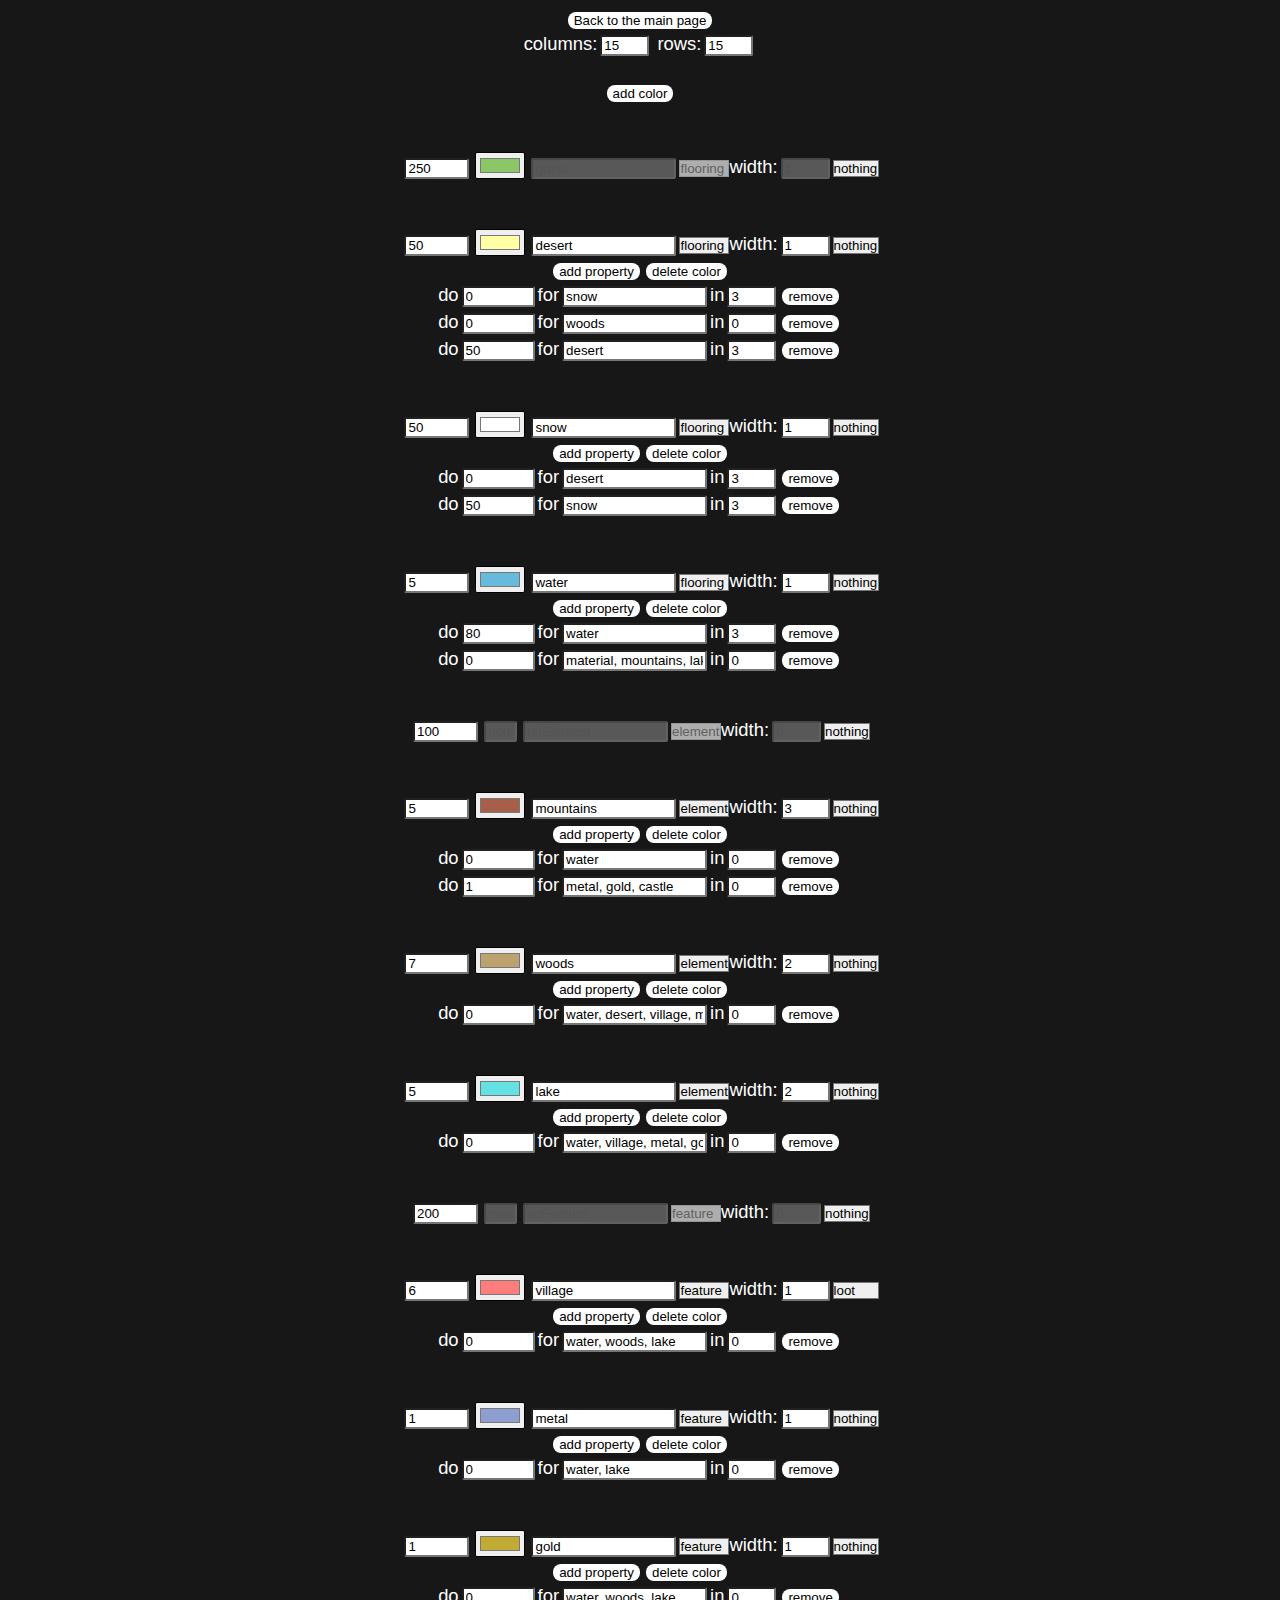
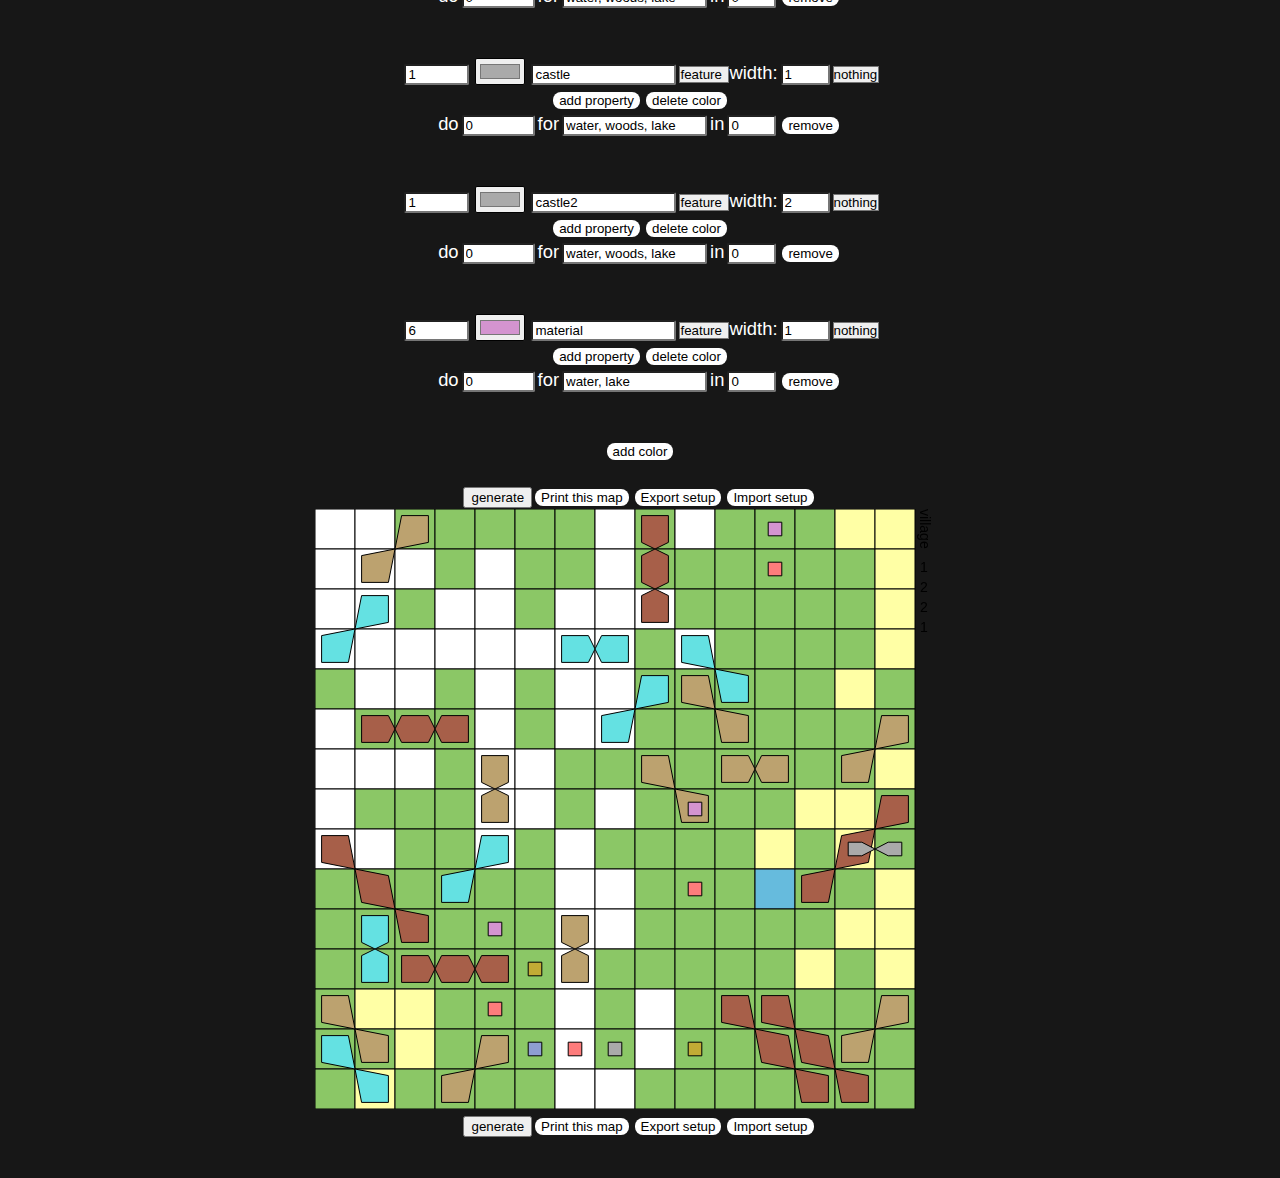
<file: generator.html>
<!DOCTYPE html>
<html lang='en'>
<link rel="stylesheet" href="style.css">
<head>
  <meta charset='UTF-8'>
  <meta name='viewport' content='width = device-width, initial-scale=1.0'>
  <title>Generator</title>
</head>
<body>

<a href='index.html'><input id='button_mainpage' type='button' value='Back to the main page'></a>

<div><form id='mainForm' action='javascript:creatorMain()'>
<label for='columns'>columns:</label><input id='columns' type='number' min='2' max='100' size='3' required>
<label for='rows'>rows:</label><input id='rows' type="number" min='2' max='100' size='3' required></br></br>

<input id='addColorButton' type='button' value='add color' onclick='addColor()'></br>
<div id='colorList'></div></br></br>
<input id='addColorButton' type='button' value='add color' onclick='addColor()'></br>

</br><button type='submit'>generate</button><input type="button" value="Print this map" onclick="printMap()"><a id='fileExport1' href='' download=''><input id='expButton1' type="button" value="Export setup" onclick='exportSetup();this.disabled = true; setTimeout(function(){document.getElementById("expButton1").disabled = false}, 1500)'></a><input id='fileInput' type='file' accept='.json' style='display:none' onchange='importSetup()'><input type='button' value='Import setup' onclick='document.getElementById("fileInput").click()'>

<div id="canvasMain"><canvas id="map"></canvas></div>

<button type='submit'>generate</button><input type="button" value="Print this map" onclick="printMap()"><a id='fileExport2' href='' download=''><input id="expButton2" type="button" value="Export setup" onclick='exportSetup();this.disabled = true; setTimeout(function(){document.getElementById("expButton2").disabled = false}, 1500)'></a><input type='button' value='Import setup' onclick='document.getElementById("fileInput").click()'></form></div>

<script src='draw.js'></script>
<script src='map.js'></script>
<script src='creator.js'></script>

</body>
</html>
</file>
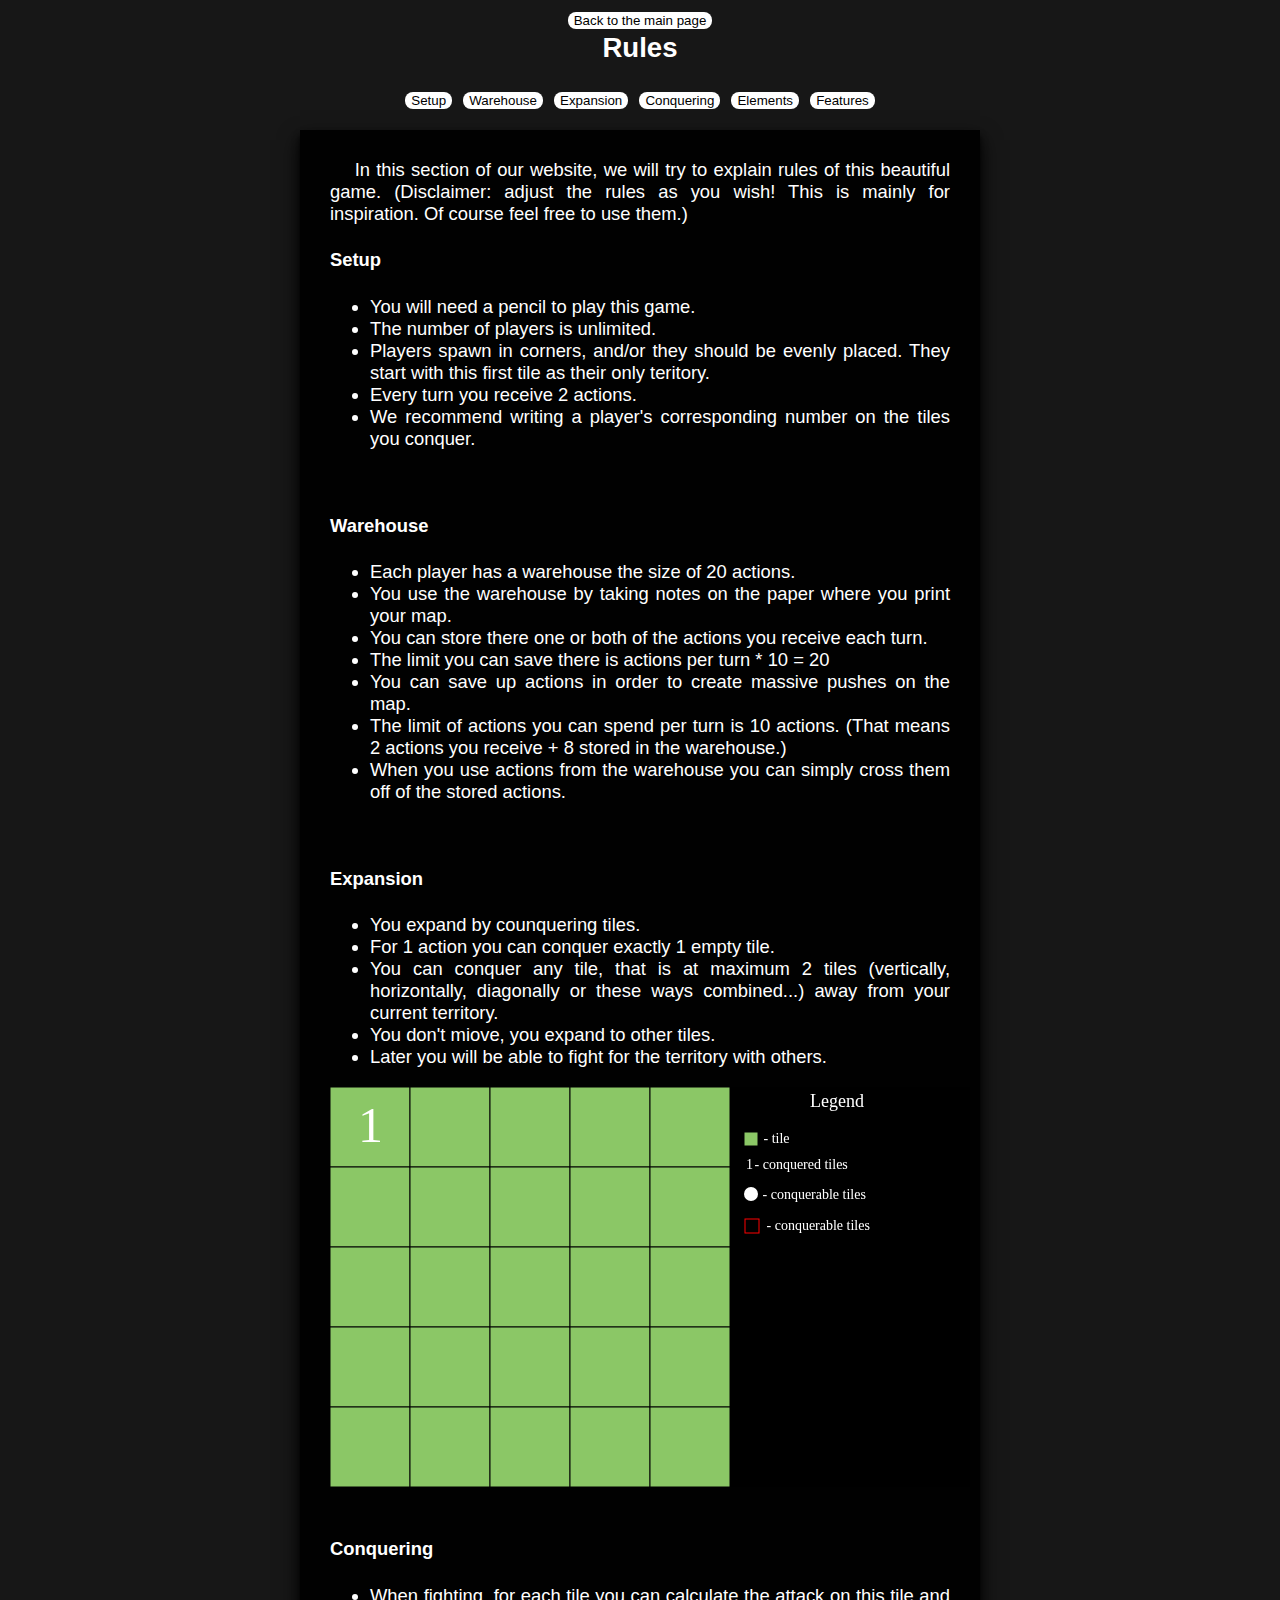
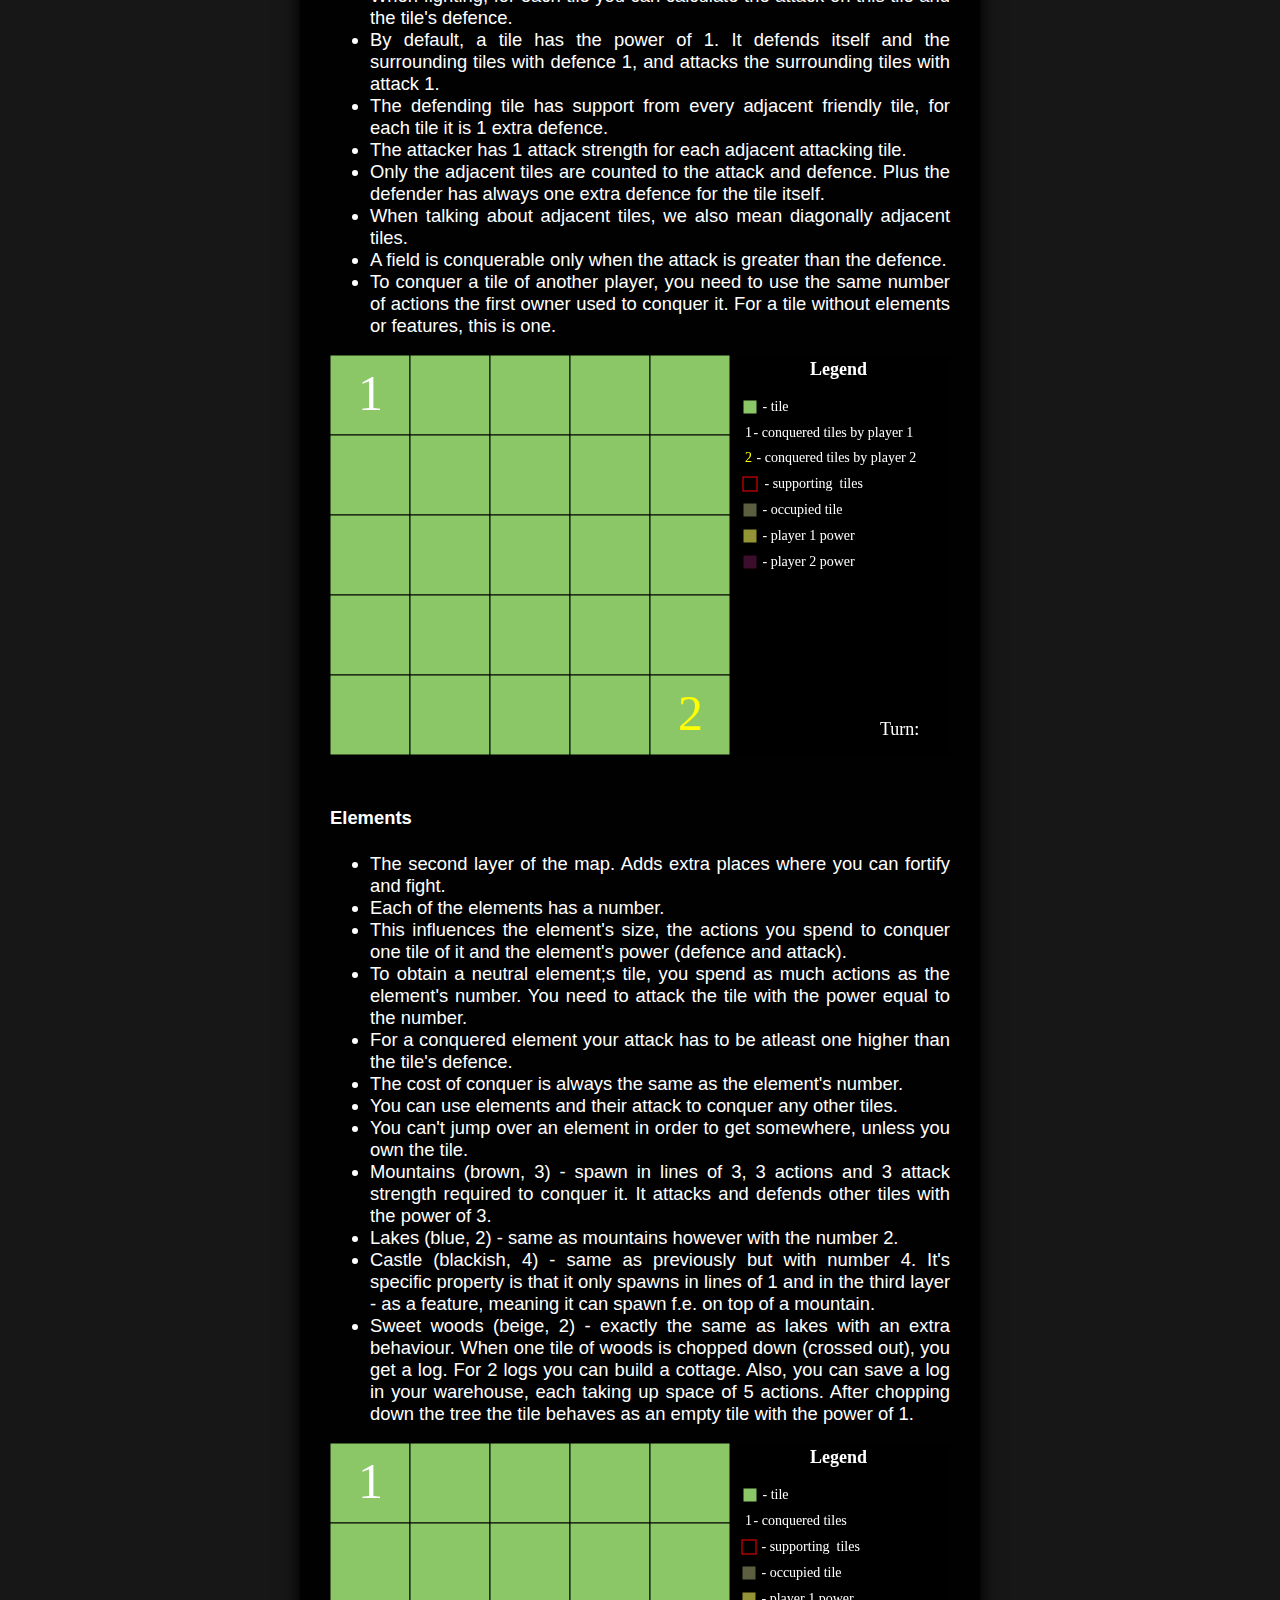
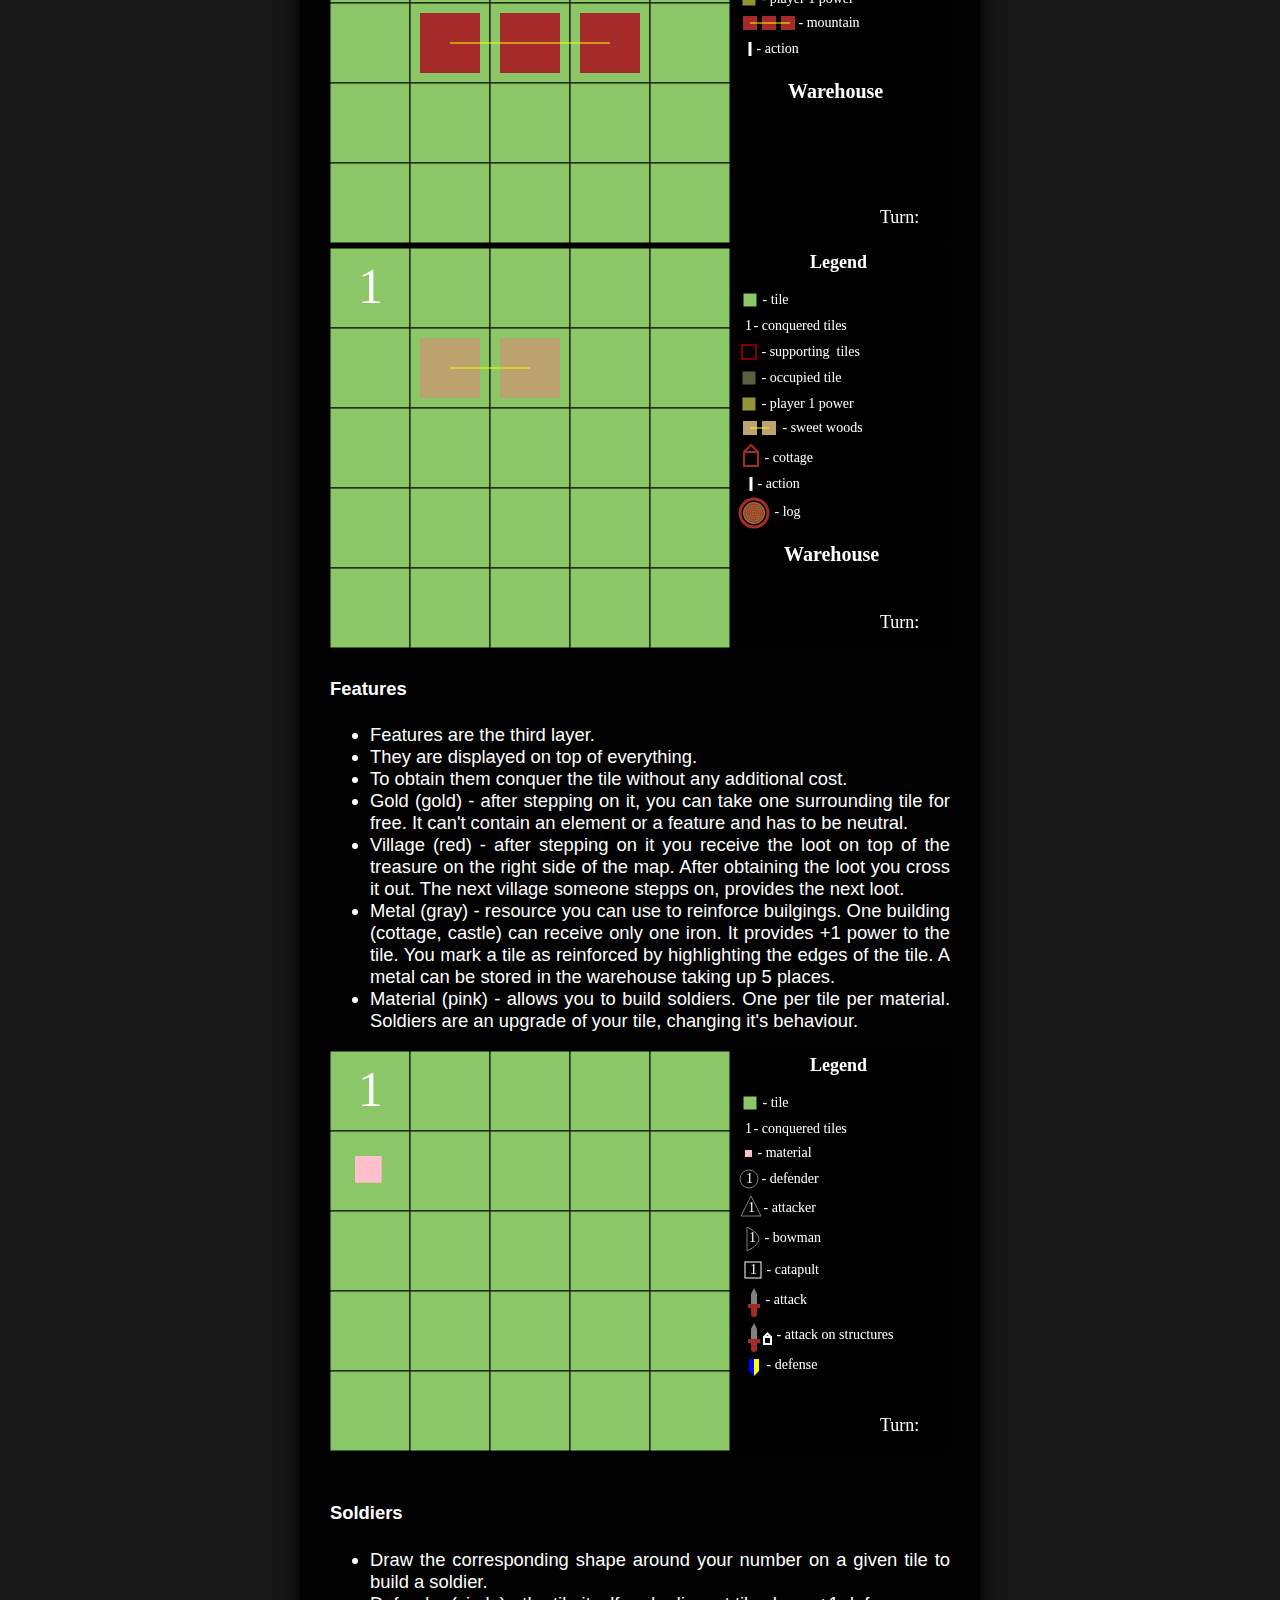
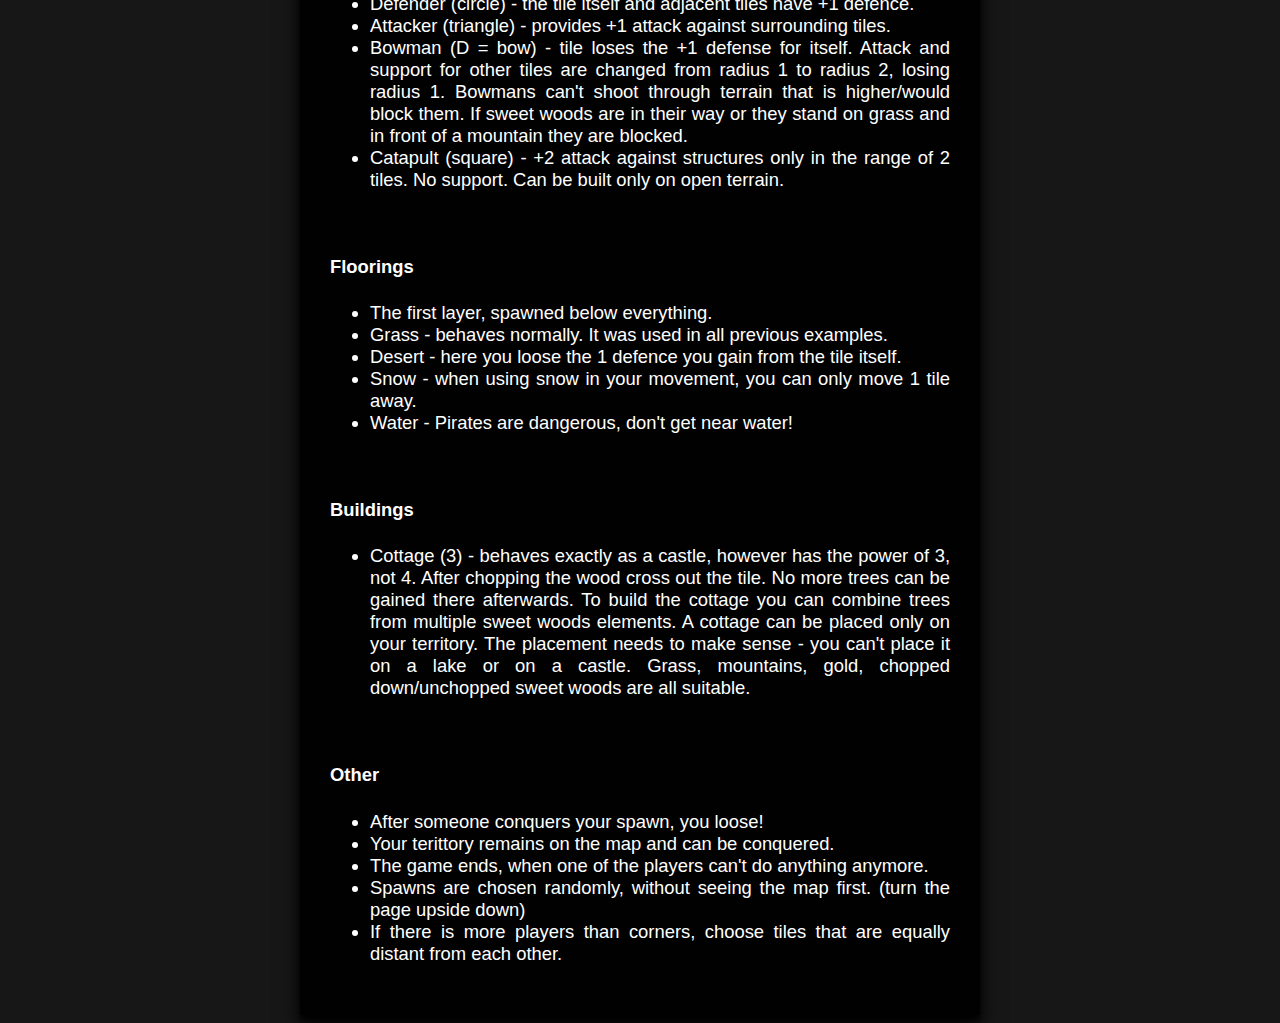
<file: rules.html>
<!DOCTYPE html>
<html lang='en'>
<link rel="stylesheet" href="style.css">
 <head>
   <meta charset='UTF-8'>
  <meta name='viewport' content='width = device-width, initial-scale=1.0'>
   <title> Pravidla </title>
</head>
 
<body>
 
  <a href='index.html'><input id='button_mainpage' type='button' value='Back to the main page'></a>
  
  <h2 id='rules'>Rules</h2> 
  <p><div class = "menu_pravidla">
   <a href="#setup"><input type='button' value='Setup'/></a>
   <a href="#warehouse"><input type='button' value='Warehouse'/></a>
   <a href="#expansion"><input type='button' value='Expansion'/></a>
   <a href="#conquering"><input type='button' value='Conquering'/></a>
   <a href="#elements"><input type='button' value='Elements'/></a>
   <a href="#features"><input type='button' value='Features'/></a>
 </div></p>
  
 <div class="kecy">
   <p> &emsp; In this section of our website, we will try to explain rules of this beautiful game. (Disclaimer: adjust the rules as you wish! This is mainly for inspiration. Of course feel free to use them.) </p>
  
<h4>Setup</h4>
<ul>
 <li>You will need a pencil to play this game.</li>
 <li>The number of players is unlimited.</li>
 <li>Players spawn in corners, and/or they should be evenly placed. They start with this first tile as their only teritory.</li>
 <li>Every turn you receive 2 actions.</li>
 <li>We recommend writing a player's corresponding number on the tiles you conquer.</li>
</ul>

<canvas id='Setup1' style='height: 0px; width: 0px;'></canvas>
<canvas id='Setup2' style='height: 0px; width: 0px;'></canvas>

<h4>Warehouse</h4>
<ul>
 <li>Each player has a warehouse the size of 20 actions.</li>
 <li>You use the warehouse by taking notes on the paper where you print your map.</li>
 <li>You can store there one or both of the actions you receive each turn.</li>
 <li>The limit you can save there is actions per turn * 10 = 20</li>
 <li>You can save up actions in order to create massive pushes on the map.</li>
 <li>The limit of actions you can spend per turn is 10 actions. (That means 2 actions you receive + 8 stored in the warehouse.)</li>
 <li>When you use actions from the warehouse you can simply cross them off of the stored actions.</li>
</ul>

<canvas id='Warehouse1' style='height: 0px; width: 0px;'></canvas>
<canvas id='Warehouse2' style='height: 0px; width: 0px;'></canvas>

<h4>Expansion</h4>
<ul>
 <li>You expand by counquering tiles.</li>
 <li>For 1 action you can conquer exactly 1 empty tile.</li>
 <li>You can conquer any tile, that is at maximum 2 tiles (vertically, horizontally, diagonally or these ways combined...) away from your current territory.</li>
 <li>You don't miove, you expand to other tiles.</li>
 <li>Later you will be able to fight for the territory with others.</li>
</ul>

<canvas id='Expansion1' style='height: 0px; width: 0px;'></canvas>
<canvas id='Expansion2' style='height: 0px; width: 0px;'></canvas>

<h4>Conquering</h4>
<ul>
 <li>When fighting, for each tile you can calculate the attack on this tile and the tile's defence.</li>
 <li>By default, a tile has the power of 1. It defends itself and the surrounding tiles with defence 1, and attacks the surrounding tiles with attack 1.</li>
 <li>The defending tile has support from every adjacent friendly tile, for each tile it is 1 extra defence.</li>
 <li>The attacker has 1 attack strength for each adjacent attacking tile.</li>
 <li>Only the adjacent tiles are counted to the attack and defence. Plus the defender has always one extra defence for the tile itself.</li>
 <li>When talking about adjacent tiles, we also mean diagonally adjacent tiles.</li>
 <li>A field is conquerable only when the attack is greater than the defence.</li>
 <li>To conquer a tile of another player, you need to use the same number of actions the first owner used to conquer it. For a tile without elements or features, this is one.</li>
</ul>

<canvas id='Conquering1' style='height: 0px; width: 0px;'></canvas>
<canvas id='Conquering2' style='height: 0px; width: 0px;'></canvas>

<h4>Elements</h4>
<ul>
 <li>The second layer of the map. Adds extra places where you can fortify and fight.</li>
 <li>Each of the elements has a number.</li>
 <li>This influences the element's size, the actions you spend to conquer one tile of it and the element's power (defence and attack).</li>
 <li>To obtain a neutral element;s tile, you spend as much actions as the element's number. You need to attack the tile with the power equal to the number.</li>
 <li>For a conquered element your attack has to be atleast one higher than the tile's defence.</li>
 <li>The cost of conquer is always the same as the element's number.</li>
 <li>You can use elements and their attack to conquer any other tiles.</li>
 <li>You can't jump over an element in order to get somewhere, unless you own the tile.</li>
 <li>Mountains (brown, 3) - spawn in lines of 3, 3 actions and 3 attack strength required to conquer it. It attacks and defends other tiles with the power of 3.</li>
 <li>Lakes (blue, 2) - same as mountains however with the number 2.</li>
 <li>Castle (blackish, 4) - same as previously but with number 4. It's specific property is that it only spawns in lines of 1 and in the third layer - as a feature, meaning it can spawn f.e. on top of a mountain.</li>
 <li>Sweet woods (beige, 2) - exactly the same as lakes with an extra behaviour. When one tile of woods is chopped down (crossed out), you get a log. For 2 logs you can build a cottage. Also, you can save a log in your warehouse, each taking up space of 5 actions. After chopping down the tree the tile behaves as an empty tile with the power of 1.</li>
</ul>

<canvas id='Elements1' style='height: 0px; width: 0px;'></canvas>
<canvas id='Elements2' style='height: 0px; width: 0px;'></canvas>

<h4>Features</h4>
<ul>
 <li>Features are the third layer.</li>
 <li>They are displayed on top of everything.</li>
 <li>To obtain them conquer the tile without any additional cost.</li>
 <li>Gold (gold) - after stepping on it, you can take one surrounding tile for free. It can't contain an element or a feature and has to be neutral.</li>
 <li>Village (red) - after stepping on it you receive the loot on top of the treasure on the right side of the map. After obtaining the loot you cross it out. The next village someone stepps on, provides the next loot.</li>
 <li>Metal (gray) - resource you can use to reinforce builgings. One building (cottage, castle) can receive only one iron. It provides +1 power to the tile. You mark a tile as reinforced by highlighting the edges of the tile. A metal can be stored in the warehouse taking up 5 places.</li>
 <li>Material (pink) - allows you to build soldiers. One per tile per material. Soldiers are an upgrade of your tile, changing it's behaviour.</li>
</ul>

<canvas id='Features1' style='height: 0px; width: 0px;'></canvas>
<canvas id='Features2' style='height: 0px; width: 0px;'></canvas>

<h4>Soldiers</h4>
<ul>
 <li>Draw the corresponding shape around your number on a given tile to build a soldier.</li>
 <li>Defender (circle) - the tile itself and adjacent tiles have +1 defence.</li>
 <li>Attacker (triangle) - provides +1 attack against surrounding tiles.</li>
 <li>Bowman (D = bow) - tile loses the +1 defense for itself. Attack and support for other tiles are changed from radius 1 to radius 2, losing radius 1. Bowmans can't shoot through terrain that is higher/would block them. If sweet woods are in their way or they stand on grass and in front of a mountain they are blocked.</li>
 <li>Catapult (square) - +2 attack against structures only in the range of 2 tiles. No support. Can be built only on open terrain.</li>
</ul>

<canvas id='Soldiers1' style='height: 0px; width: 0px;'></canvas>
<canvas id='Soldiers2' style='height: 0px; width: 0px;'></canvas>

<h4>Floorings</h4>
<ul>
 <li>The first layer, spawned below everything.</li>
 <li>Grass - behaves normally. It was used in all previous examples.</li>
 <li>Desert - here you loose the 1 defence you gain from the tile itself.</li>
 <li>Snow - when using snow in your movement, you can only move 1 tile away.</li>
 <li>Water - Pirates are dangerous, don't get near water!</li>
</ul>

<canvas id='Floorings1' style='height: 0px; width: 0px;'></canvas>
<canvas id='Floorings2' style='height: 0px; width: 0px;'></canvas>

<h4>Buildings</h4>
<ul>
 <li>Cottage (3) - behaves exactly as a castle, however has the power of 3, not 4. After chopping the wood cross out the tile. No more trees can be gained there afterwards. To build the cottage you can combine trees from multiple sweet woods elements. A cottage can be placed only on your territory. The placement needs to make sense - you can't place it on a lake or on a castle. Grass, mountains, gold, chopped down/unchopped sweet woods are all suitable. </li>
</ul>

<canvas id='Buildings1' style='height: 0px; width: 0px;'></canvas>
<canvas id='Buildings2' style='height: 0px; width: 0px;'></canvas>

<h4>Other</h4>
<ul>
 <li>After someone conquers your spawn, you loose!</li>
 <li>Your terittory remains on the map and can be conquered.</li>
 <li>The game ends, when one of the players can't do anything anymore.</li>
 <li>Spawns are chosen randomly, without seeing the map first. (turn the page upside down)</li>
 <li>If there is more players than corners, choose tiles that are equally distant from each other.</li>
</ul>

<canvas id='Other1' style='height: 0px; width: 0px;'></canvas>
<canvas id='Other2' style='height: 0px; width: 0px;'></canvas>



  
  <script src='animacie.js'></script>
</body>
</html>
</file>
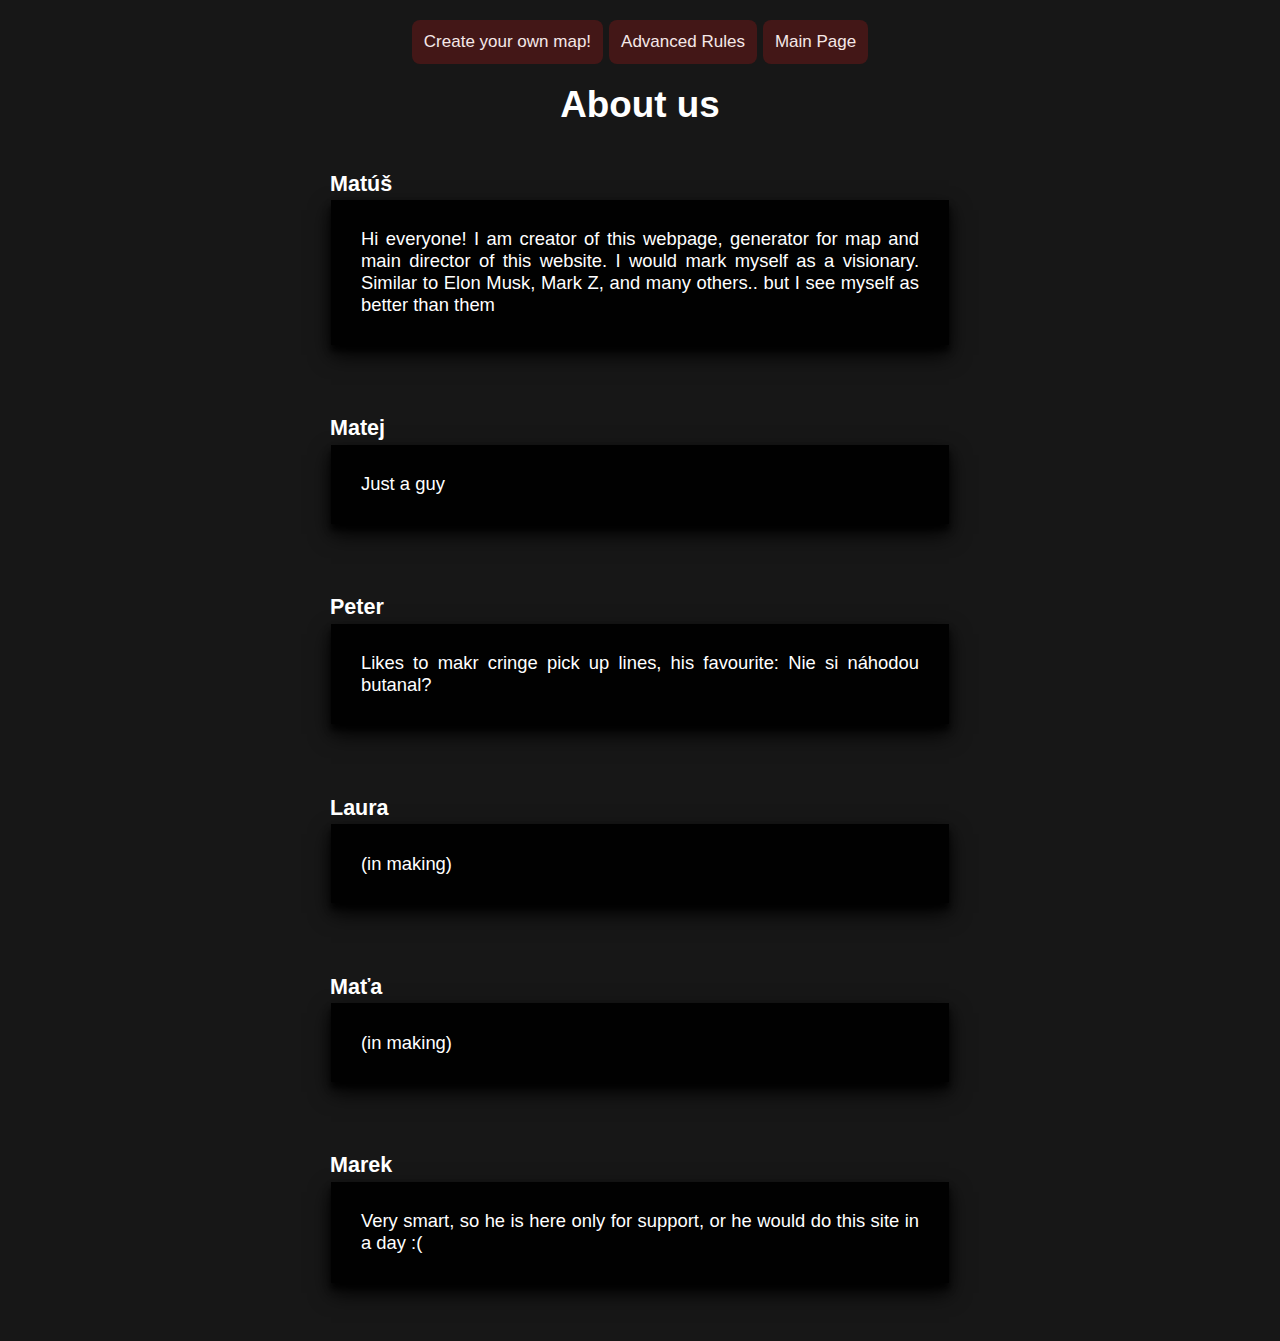
<file: html/about.html>
<!DOCTYPE html>
<html lang='en'>
<link rel="stylesheet" href="../style.css">
<head>
 <meta charset='UTF-8'>
 <meta name='viewport' content='width = device-width, initial-scale=1.0'>
 <title>About us</title>
</head>
<body>
    <header>
        <div class="main-menu">
            <a href='generator.html'><input id='generator-button' type="button" value='Create your own map!'/></a><a href="rules.html"><input id='rules-button' type="button" value='Advanced Rules'/></a><a href='../index.html'><input id='main-button' type="button" value='Main Page' /></a>
        </div>
      </header>

 <h1>About us</h1>

<div class="parent">
 <h3 class="child">Matúš</h3>
 <div class='kecy'><p>Hi everyone! I am creator of this webpage, generator for map and main director of this website. I would mark myself as a visionary. Similar to Elon Musk, Mark Z, and many others.. but I see myself as better than them</p></div>
</div>

<div class="parent">
 <h3 class="child">Matej</h3>
 <div class='kecy'>
    <p>Just a guy</p>
</div>
</div>

<div class="parent">
 <h3 class="child">Peter</h3>
 <div class='kecy'><p>Likes to makr cringe pick up lines, his favourite: Nie si náhodou butanal? </p></div>
</div>

<div class="parent">
 <h3 class="child">Laura</h3>
 <div class='kecy'><p>(in making)</p></div>
</div>

<div class="parent">
 <h3 class="child">Maťa</h3>
 <div class='kecy'><p>(in making)</p></div>
</div>
 
<div class="parent">
  <h3 class="child">Marek</h3>
 <div class='kecy'><p>Very smart, so he is here only for support, or he would do this site in a day :(</p></div>
</div>
</body>
</file>
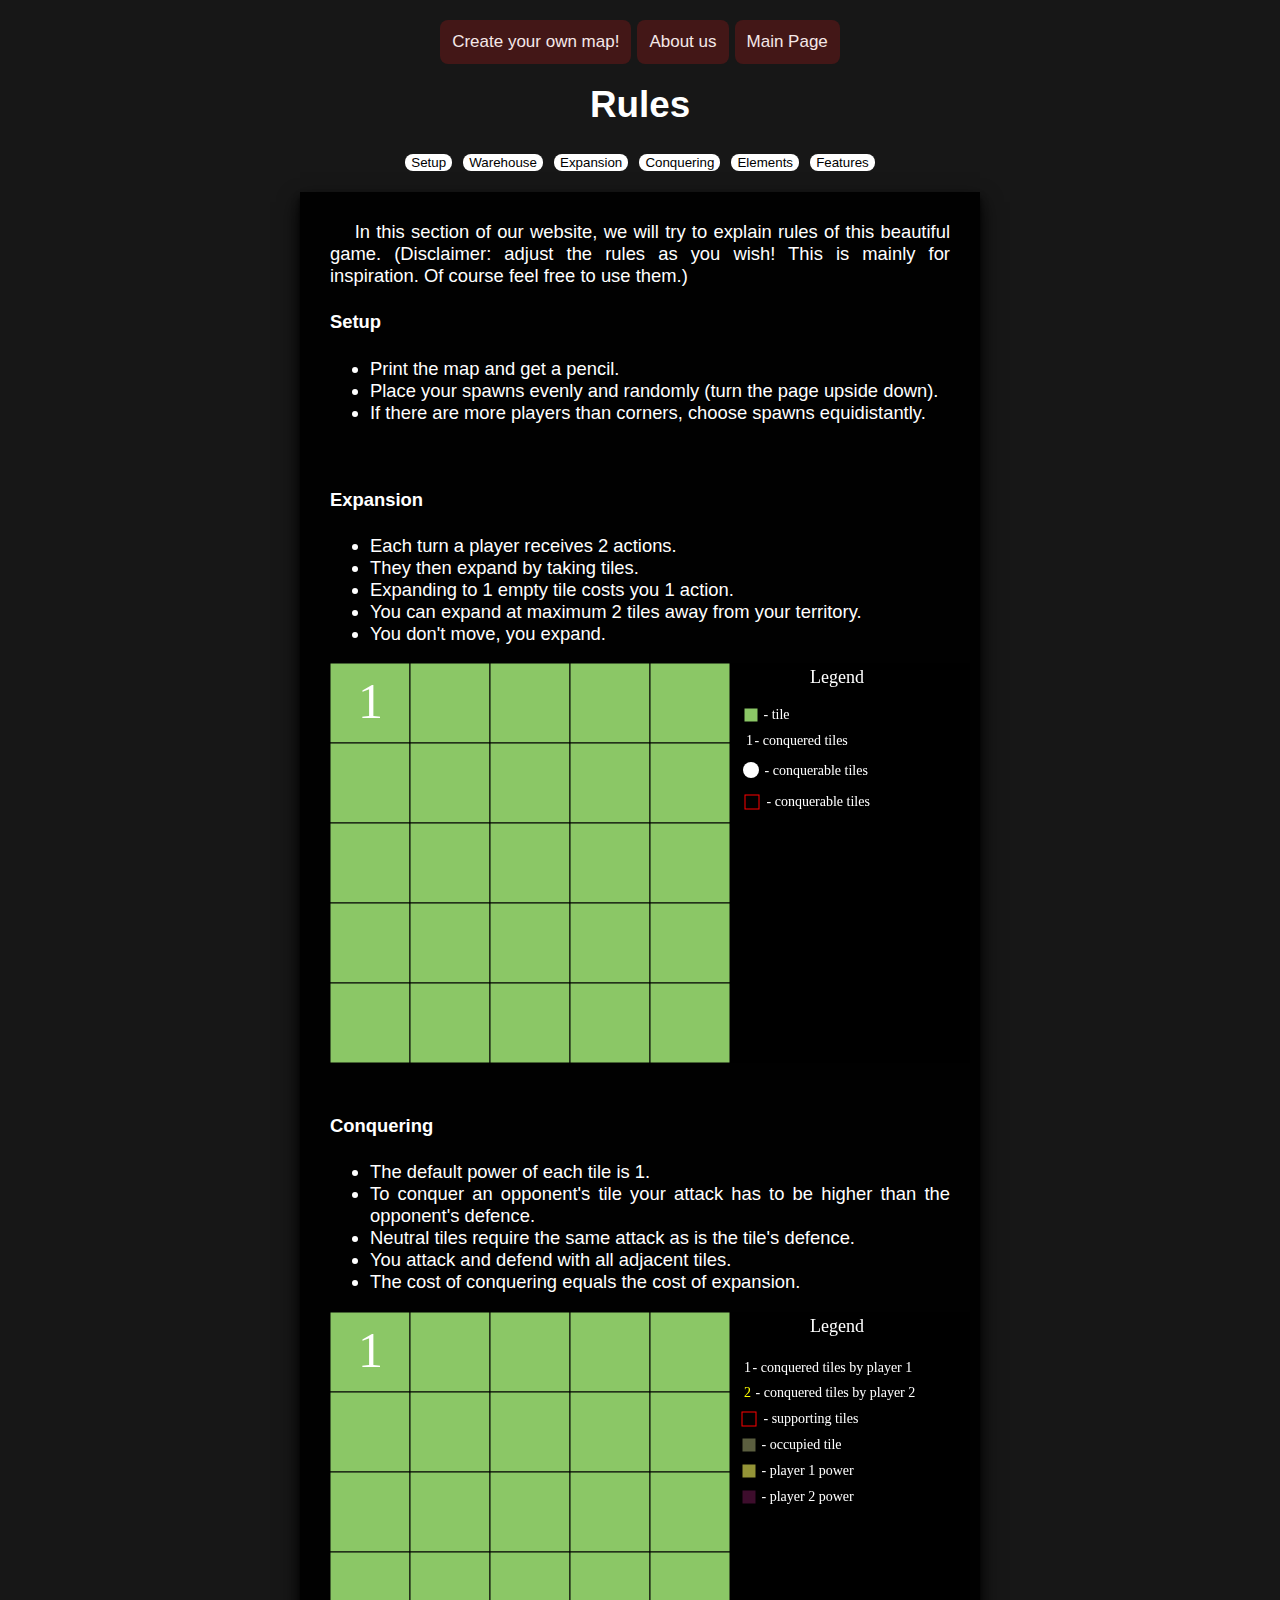
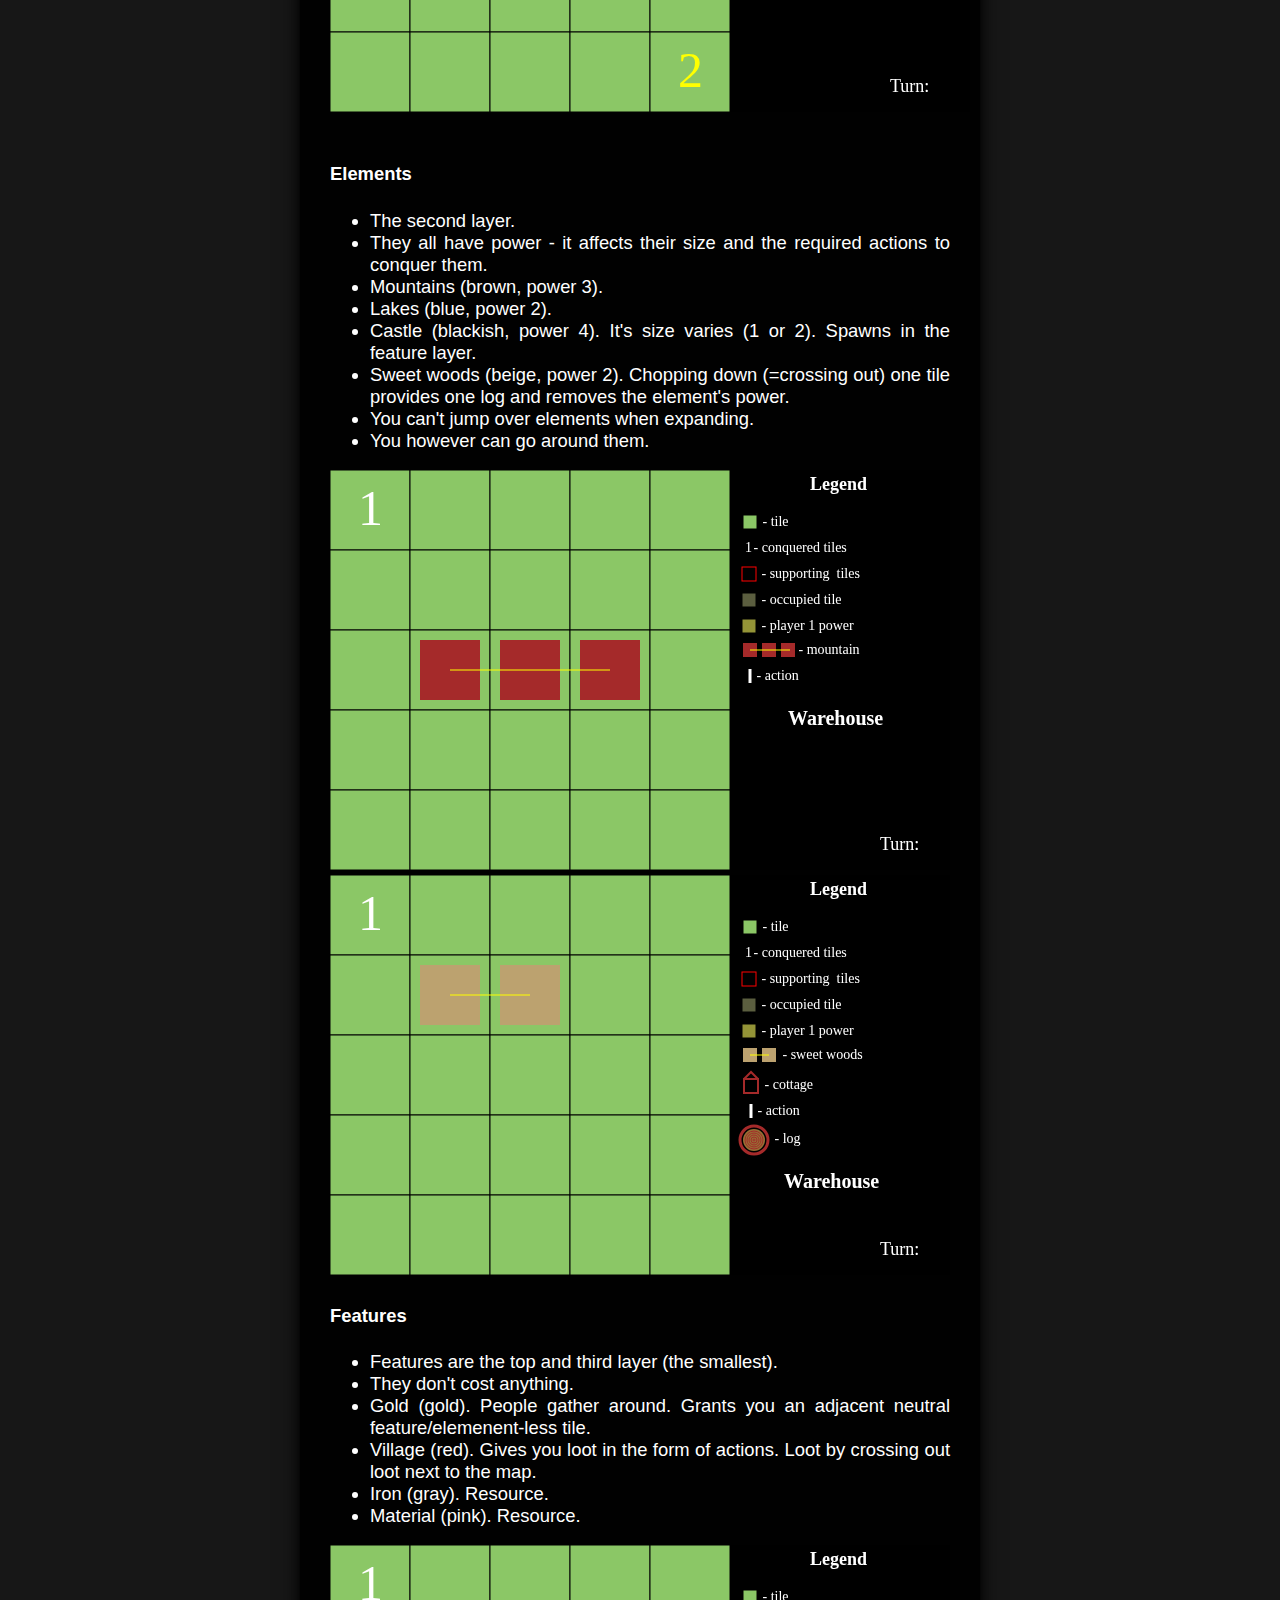
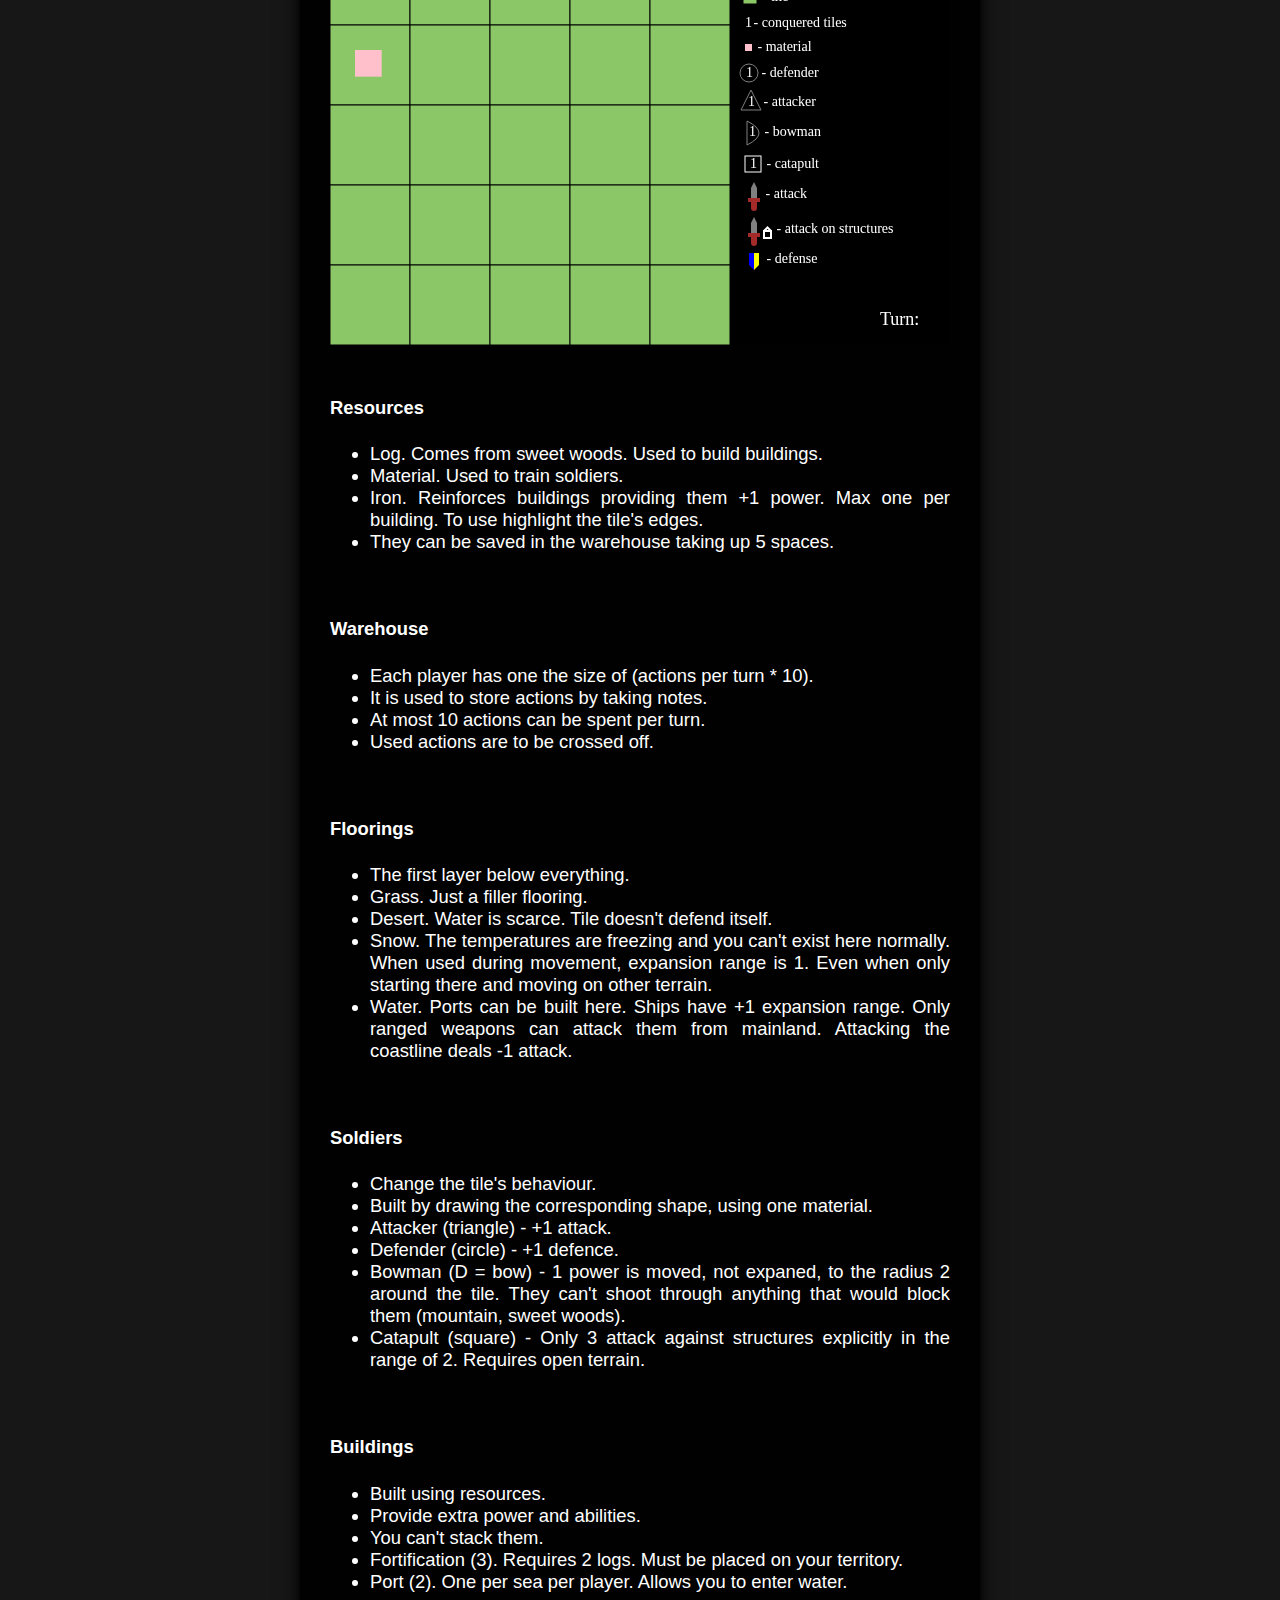
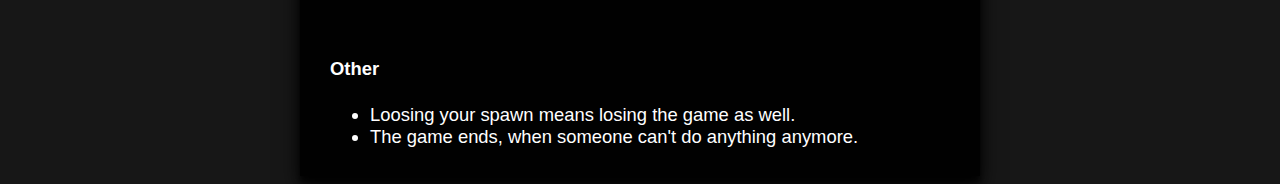
<file: html/rules.html>
<!DOCTYPE html>
<html lang='en'>
<link rel="stylesheet" href="../style.css">
 <head>
   <meta charset='UTF-8'>
  <meta name='viewport' content='width = device-width, initial-scale=1.0'>
   <title> Pravidla </title>
</head>
 
<body>
  <header>
    <div class="main-menu">
      <a href='generator.html'><input id='generator-button' type="button" value='Create your own map!'/></a><a href='about.html'><input id='about-button' type="button" value='About us' /></a><a href='../index.html'><input id='main-button' type="button" value='Main Page' /></a>
    </div>
  </header>

  
  <h1 id='rules'>Rules</h1> 
  <p><div class = "menu_pravidla">
   <a href="#setup"><input type='button' value='Setup'/></a>
   <a href="#warehouse"><input type='button' value='Warehouse'/></a>
   <a href="#expansion"><input type='button' value='Expansion'/></a>
   <a href="#conquering"><input type='button' value='Conquering'/></a>
   <a href="#elements"><input type='button' value='Elements'/></a>
   <a href="#features"><input type='button' value='Features'/></a>
 </div></p>
  
 <div class="kecy">
   <p> &emsp; In this section of our website, we will try to explain rules of this beautiful game. (Disclaimer: adjust the rules as you wish! This is mainly for inspiration. Of course feel free to use them.) </p>
  
<h4>Setup</h4>
<ul>
 <li>Print the map and get a pencil.</li>
 <li>Place your spawns evenly and randomly (turn the page upside down).</li>
 <li>If there are more players than corners, choose spawns equidistantly.</li>
</ul>

<canvas id='Setup1' style='height: 0px; width: 0px;'></canvas>
<canvas id='Setup2' style='height: 0px; width: 0px;'></canvas>

<h4>Expansion</h4>
<ul>
 <li>Each turn a player receives 2 actions.</li>
 <li>They then expand by taking tiles.</li>
 <li>Expanding to 1 empty tile costs you 1 action.</li>
 <li>You can expand at maximum 2 tiles away from your territory.</li>
 <li>You don't move, you expand.</li>
</ul>

<canvas id='Expansion1' style='height: 0px; width: 0px;'></canvas>
<canvas id='Expansion2' style='height: 0px; width: 0px;'></canvas>

<h4>Conquering</h4>
<ul>
 <li>The default power of each tile is 1.</li>
 <li>To conquer an opponent's tile your attack has to be higher than the opponent's defence.</li>
 <li>Neutral tiles require the same attack as is the tile's defence.</li>
 <li>You attack and defend with all adjacent tiles.</li>
 <li>The cost of conquering equals the cost of expansion.</li>
</ul>

<canvas id='Conquering1' style='height: 0px; width: 0px;'></canvas>
<canvas id='Conquering2' style='height: 0px; width: 0px;'></canvas>

<h4>Elements</h4>
<ul>
 <li>The second layer.</li>
 <li>They all have power - it affects their size and the required actions to conquer them.</li>
 <li>Mountains (brown, power 3).</li>
 <li>Lakes (blue, power 2).</li>
 <li>Castle (blackish, power 4). It's size varies (1 or 2). Spawns in the feature layer.</li>
 <li>Sweet woods (beige, power 2). Chopping down (=crossing out) one tile provides one log and removes the element's power.</li>
 <li>You can't jump over elements when expanding.</li>
 <li>You however can go around them.</li>
</ul>

<canvas id='Elements1' style='height: 0px; width: 0px;'></canvas>
<canvas id='Elements2' style='height: 0px; width: 0px;'></canvas>

<h4>Features</h4>
<ul>
 <li>Features are the top and third layer (the smallest).</li>
 <li>They don't cost anything.</li>
 <li>Gold (gold). People gather around. Grants you an adjacent neutral feature/elemenent-less tile.</li>
 <li>Village (red). Gives you loot in the form of actions. Loot by crossing out loot next to the map.</li>
 <li>Iron (gray). Resource.</li>
 <li>Material (pink). Resource.</li>
</ul>

<canvas id='Features1' style='height: 0px; width: 0px;'></canvas>
<canvas id='Features2' style='height: 0px; width: 0px;'></canvas>

<h4>Resources</h4>
<ul>
 <li>Log. Comes from sweet woods. Used to build buildings.</li>
 <li>Material. Used to train soldiers.</li>
 <li>Iron. Reinforces buildings providing them +1 power. Max one per building. To use highlight the tile's edges.</li>
 <li>They can be saved in the warehouse taking up 5 spaces.</li>
</ul>

<canvas id='Resources1' style='height: 0px; width: 0px;'></canvas>
<canvas id='Resources2' style='height: 0px; width: 0px;'></canvas>

<h4>Warehouse</h4>
<ul>
 <li>Each player has one the size of (actions per turn * 10).</li>
 <li>It is used to store actions by taking notes.</li>
 <li>At most 10 actions can be spent per turn.</li>
 <li>Used actions are to be crossed off.</li>
</ul>

<canvas id='Warehouse1' style='height: 0px; width: 0px;'></canvas>
<canvas id='Warehouse2' style='height: 0px; width: 0px;'></canvas>

<h4>Floorings</h4>
<ul>
 <li>The first layer below everything.</li>
 <li>Grass. Just a filler flooring.</li>
 <li>Desert. Water is scarce. Tile doesn't defend itself.</li>
 <li>Snow. The temperatures are freezing and you can't exist here normally. When used during movement, expansion range is 1. Even when only starting there and moving on other terrain.</li>
 <li>Water. Ports can be built here. Ships have +1 expansion range. Only ranged weapons can attack them from mainland. Attacking the coastline deals -1 attack.</li>
</ul>

<canvas id='Floorings1' style='height: 0px; width: 0px;'></canvas>
<canvas id='Floorings2' style='height: 0px; width: 0px;'></canvas>

<h4>Soldiers</h4>
<ul>
 <li>Change the tile's behaviour.</li>
 <li>Built by drawing the corresponding shape, using one material.</li>
 <li>Attacker (triangle) - +1 attack.</li>
 <li>Defender (circle) - +1 defence.</li>
 <li>Bowman (D = bow) - 1 power is moved, not expaned, to the radius 2 around the tile. They can't shoot through anything that would block them (mountain, sweet woods).</li>
 <li>Catapult (square) - Only 3 attack against structures explicitly in the range of 2. Requires open terrain.</li>
</ul>

<canvas id='Soldiers1' style='height: 0px; width: 0px;'></canvas>
<canvas id='Soldiers2' style='height: 0px; width: 0px;'></canvas>

<h4>Buildings</h4>
<ul>
 <li>Built using resources.</li>
 <li>Provide extra power and abilities.</li>
 <li>You can't stack them.</li>
 <li>Fortification (3). Requires 2 logs. Must be placed on your territory.</li>
 <li>Port (2). One per sea per player. Allows you to enter water.</li>
</ul>

<canvas id='Buildings1' style='height: 0px; width: 0px;'></canvas>
<canvas id='Buildings2' style='height: 0px; width: 0px;'></canvas>

<h4>Other</h4>
<ul>
 <li>Loosing your spawn means losing the game as well.</li>
 <li>The game ends, when someone can't do anything anymore.</li>



  
  <script src='../js/animacie.js'></script>
</body>
</html>
</file>
<file: style.css>
input {
    border-radius: 2px;
    margin: 3px;
}
body {
      background: rgba(0, 0, 0, 0.91);
      color: white;
      font-family: Calibri, sans-serif;
      font-size: 1.15em;
      text-align:center;
}
.main-menu {
    display: flex;
    justify-content: center;
    gap: 6px;
    margin: 20px 0;
}

.main-menu * {
    box-sizing: border-box;
    margin: 0;
}

#main-button {
      background-color: #431717 ;
      color: #F5E8E8 ;
      padding: 12px;
      font-size: 17px;
}
#generator-button {
      background-color: #431717 ;
      color: #F5E8E8 ;
      padding: 12px;
      font-size: 17px;
}
#rules-button{
      background-color: #431717 ;
      color: #F5E8E8 ;
      padding: 12px;
      font-size: 17px;

}
#about-button{
      background-color: #431717 ;
      color: #F5E8E8 ;
      padding: 12px;
      font-size: 17px;
}
.generator {
      padding-left: 45px;
      padding-top: 30px;
}
.kecy {
      background: rgba(0, 0, 0, 0.92);
      width: min(90%, 620px);
      padding: 10px 30px;
      margin-bottom: 20px;
      box-shadow: 0 10px 20px rgba(0, 0, 0, 0.92), 0 6px 6px rgba(0, 0, 0, 0.80);
      margin: auto;
      text-align: justify;
}
.tlacitka_generator {
      width: 500px;
      margin: auto;
}
.formular {
      background: hsl(10, 0%, 100%);
}
.menu_pravidla {
      width: 500px;
      margin: auto;
}

input[type='button'],input[type='submit']{
      background: hsl(0, 0%, 100%);
      border-radius: 8px;
    border:none;
    cursor: pointer;
}
input[type='button']:hover ,input[type='submit']:hover {
      animation-name: background-color-2;
      animation-duration: 200ms;
      animation-fill-mode: forwards;
}
@keyframes background-color-2 {
                   100% {
                             background-color: hsl(0, 0%, 65%);
                         }
}

#bottom-bar {
      background-color: #060606;
      position: fixed;
      bottom: 0px;
      left: 30%;/*37%*/
      width: 40%;/*26%*/
      padding: 5px;
      border-radius: 2px;


}
#bottom-bar .bottombuttons {
      background-color: #060606;
      color: white;
      border: none;
      height: 100%;
      border-radius: 0%;
      display: inline-block;
}
.parent {
      position: relative;
      width: min(90%, 620px);
      padding: 50px 0px;

      margin: auto;
}
.child{
      position: absolute;
      left: 0;
      top: 0;
}
h1,h2{
      margin-top: 0;
      margin-bottom: 24px;
}

/*hides spinners on number type inputs*/
input::-webkit-outer-spin-button,
input::-webkit-inner-spin-button {
    -webkit-appearance: none;
    margin: 0; /* <-- Some margins still there even though hidden */
}
input[type=number] {
    -moz-appearance:textfield;
}

input:invalid {
      /*background-color: #8bc766;TODO*/
}

#mainForm {
      margin-bottom: 40px;
      /*TODO when narrow window the bottom of minimized colors is affected by bottom menu expanding; also mobile phones*/
}

input:disabled{

}

select {
      /* for Firefox */
      -moz-appearance: none;
      /* for Chrome */
      -webkit-appearance: none;
}

input[type='color'].color-filler {
      background-color: #000000;
}

.minimized {
      width: min(98%, 650px);/*sync with map and especially colorsMain; ?mobile tests*/
      margin: 0 auto;
}
</file>
